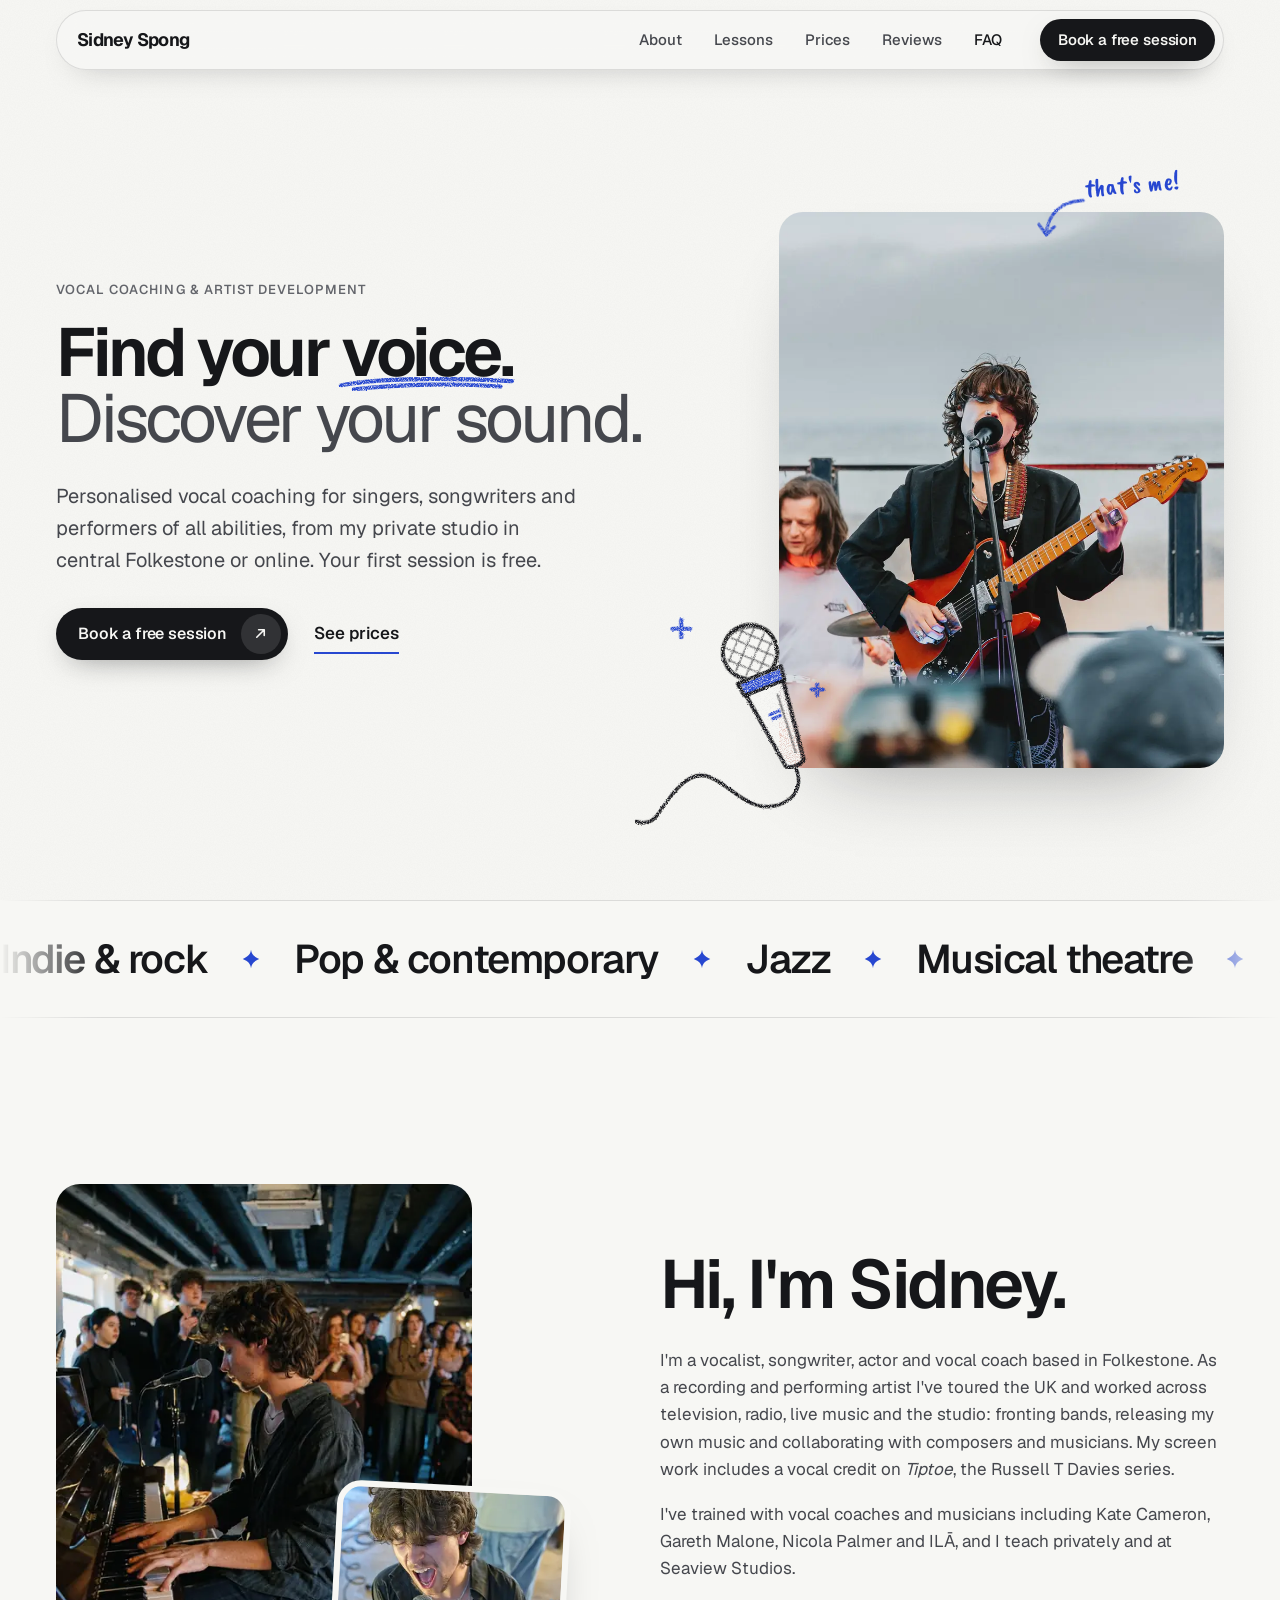
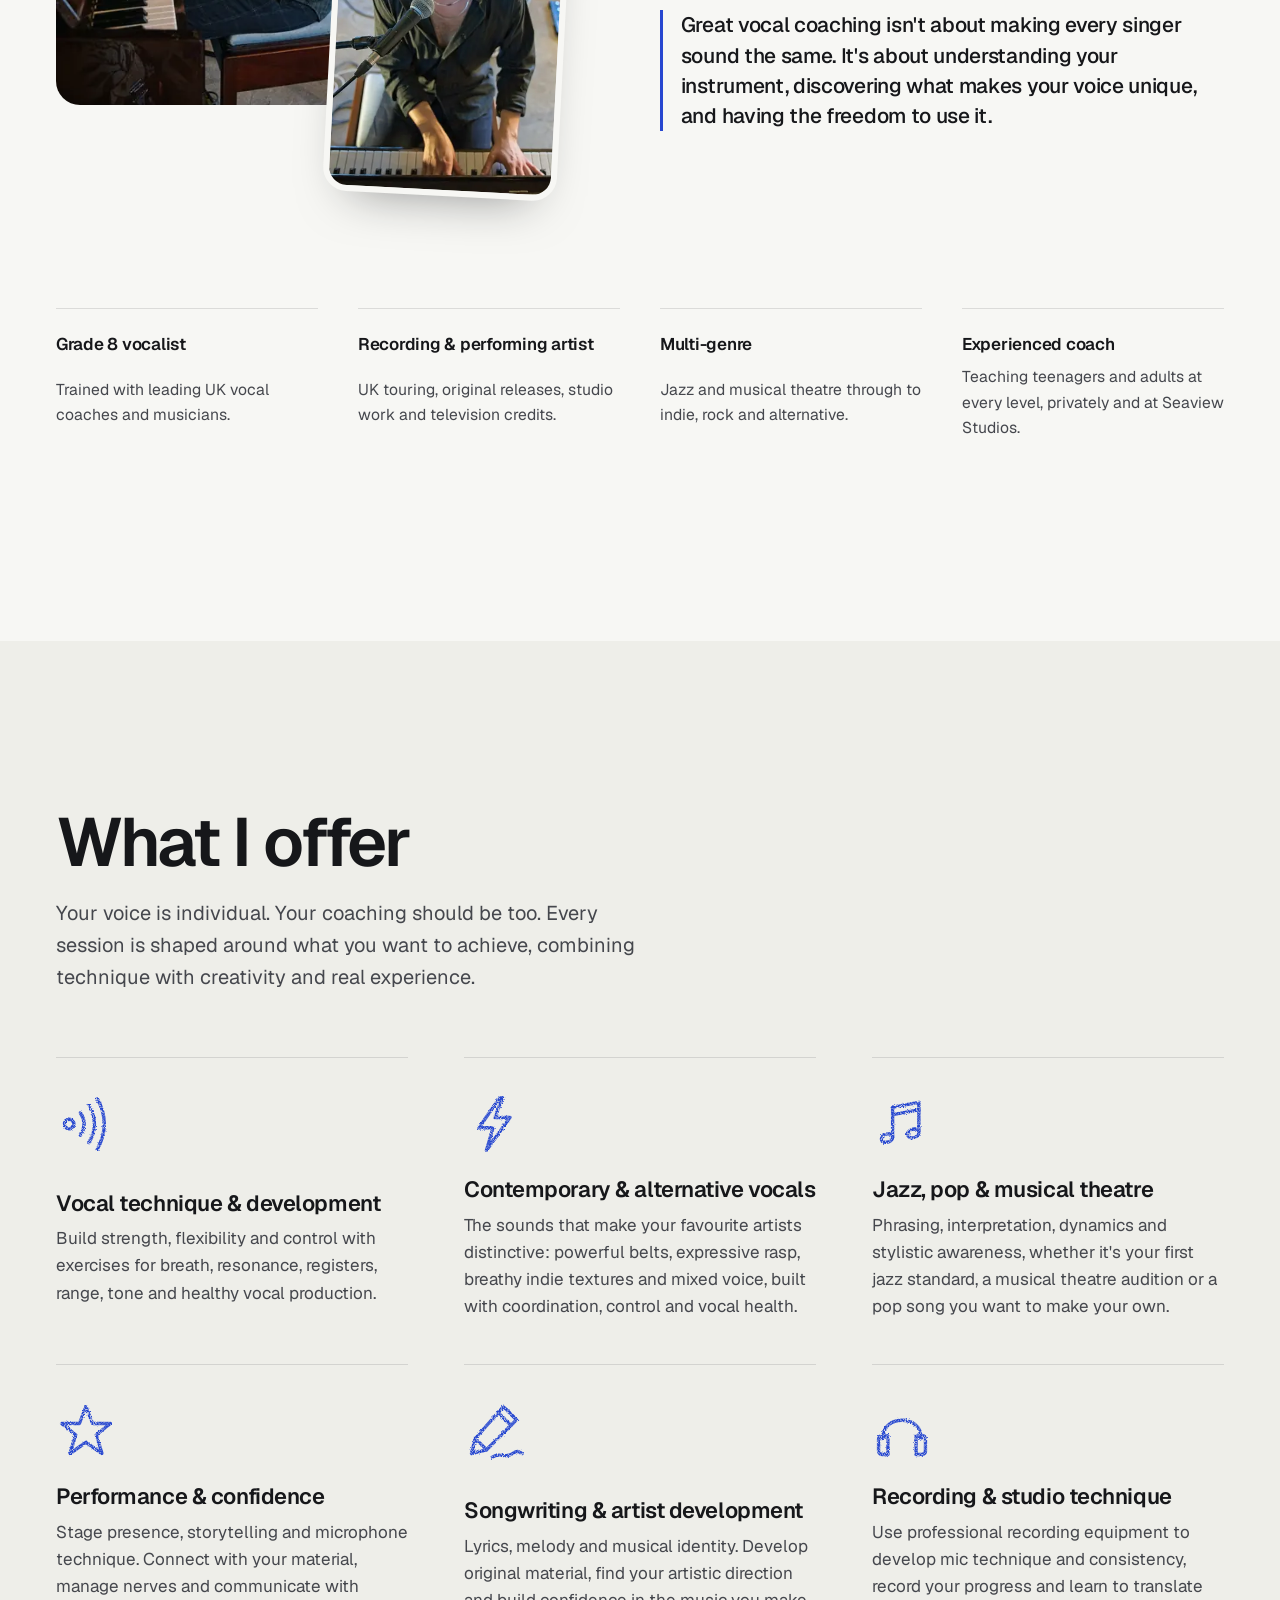
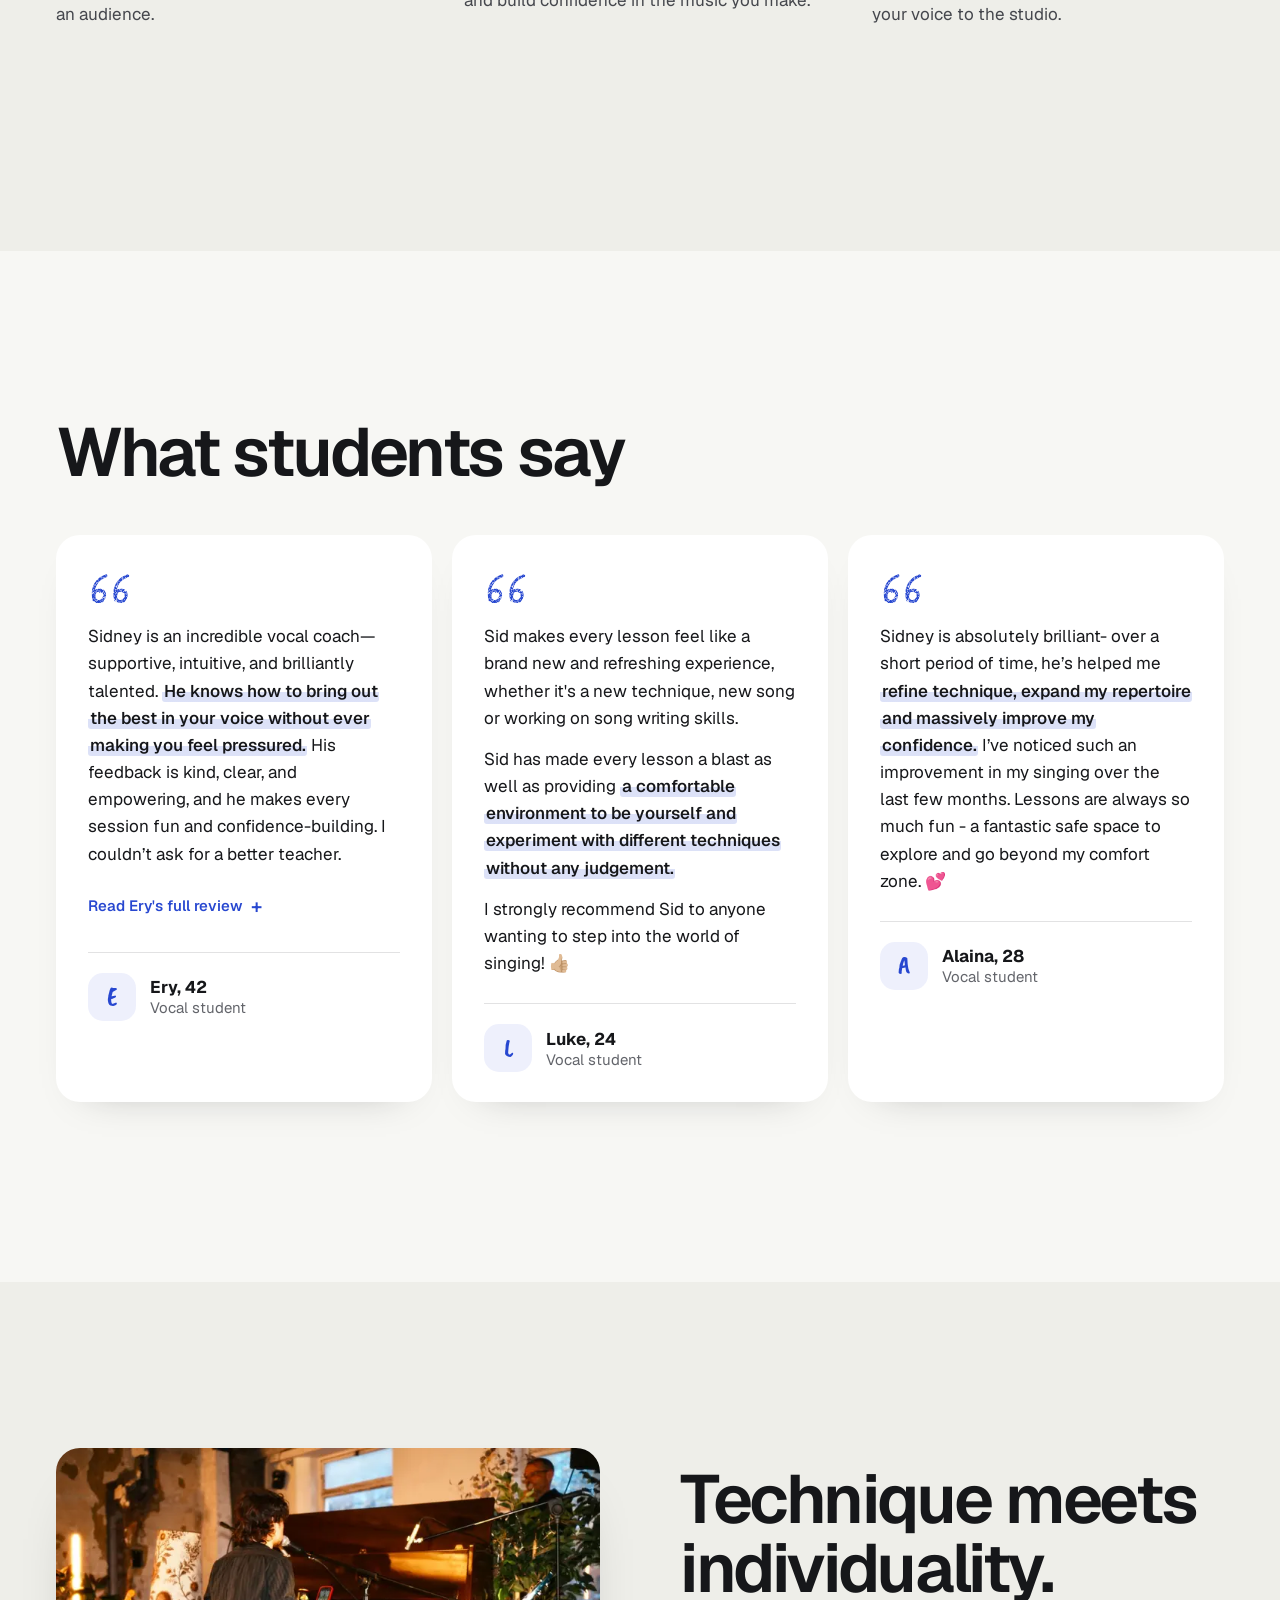
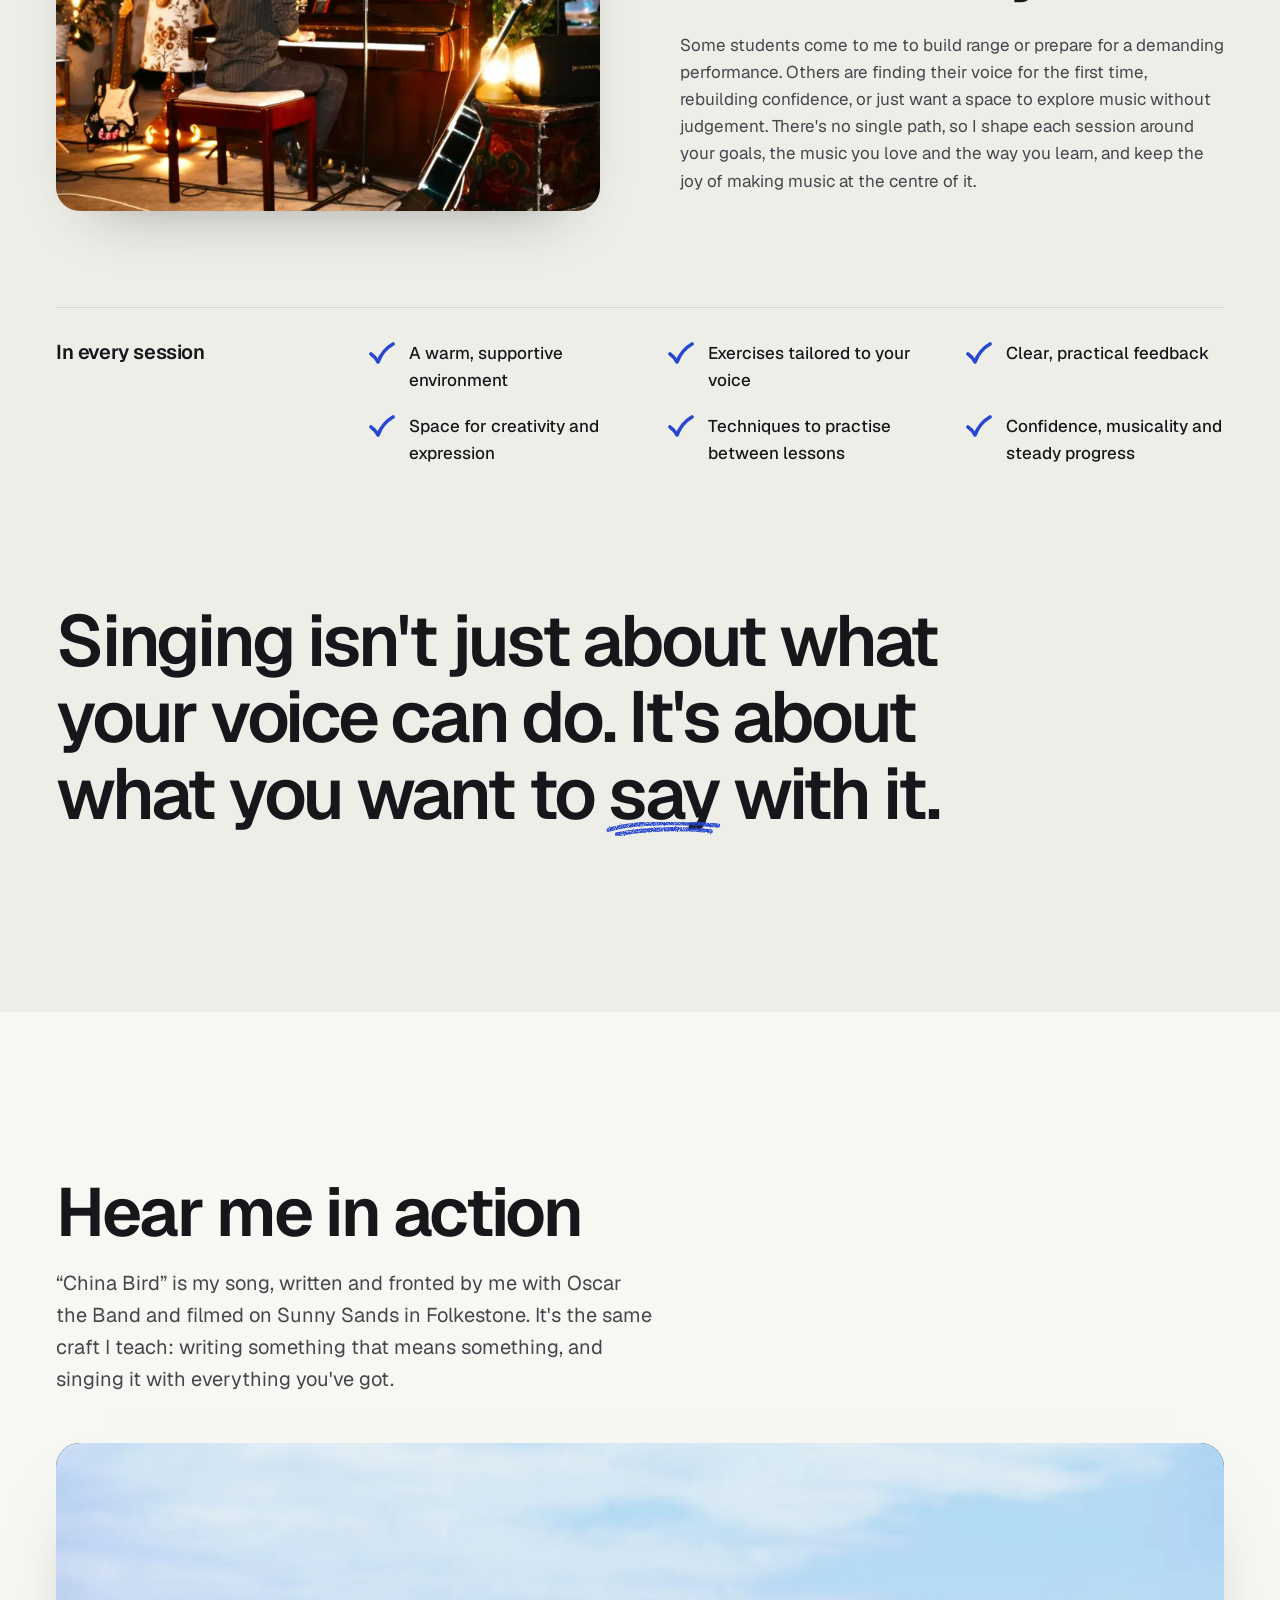
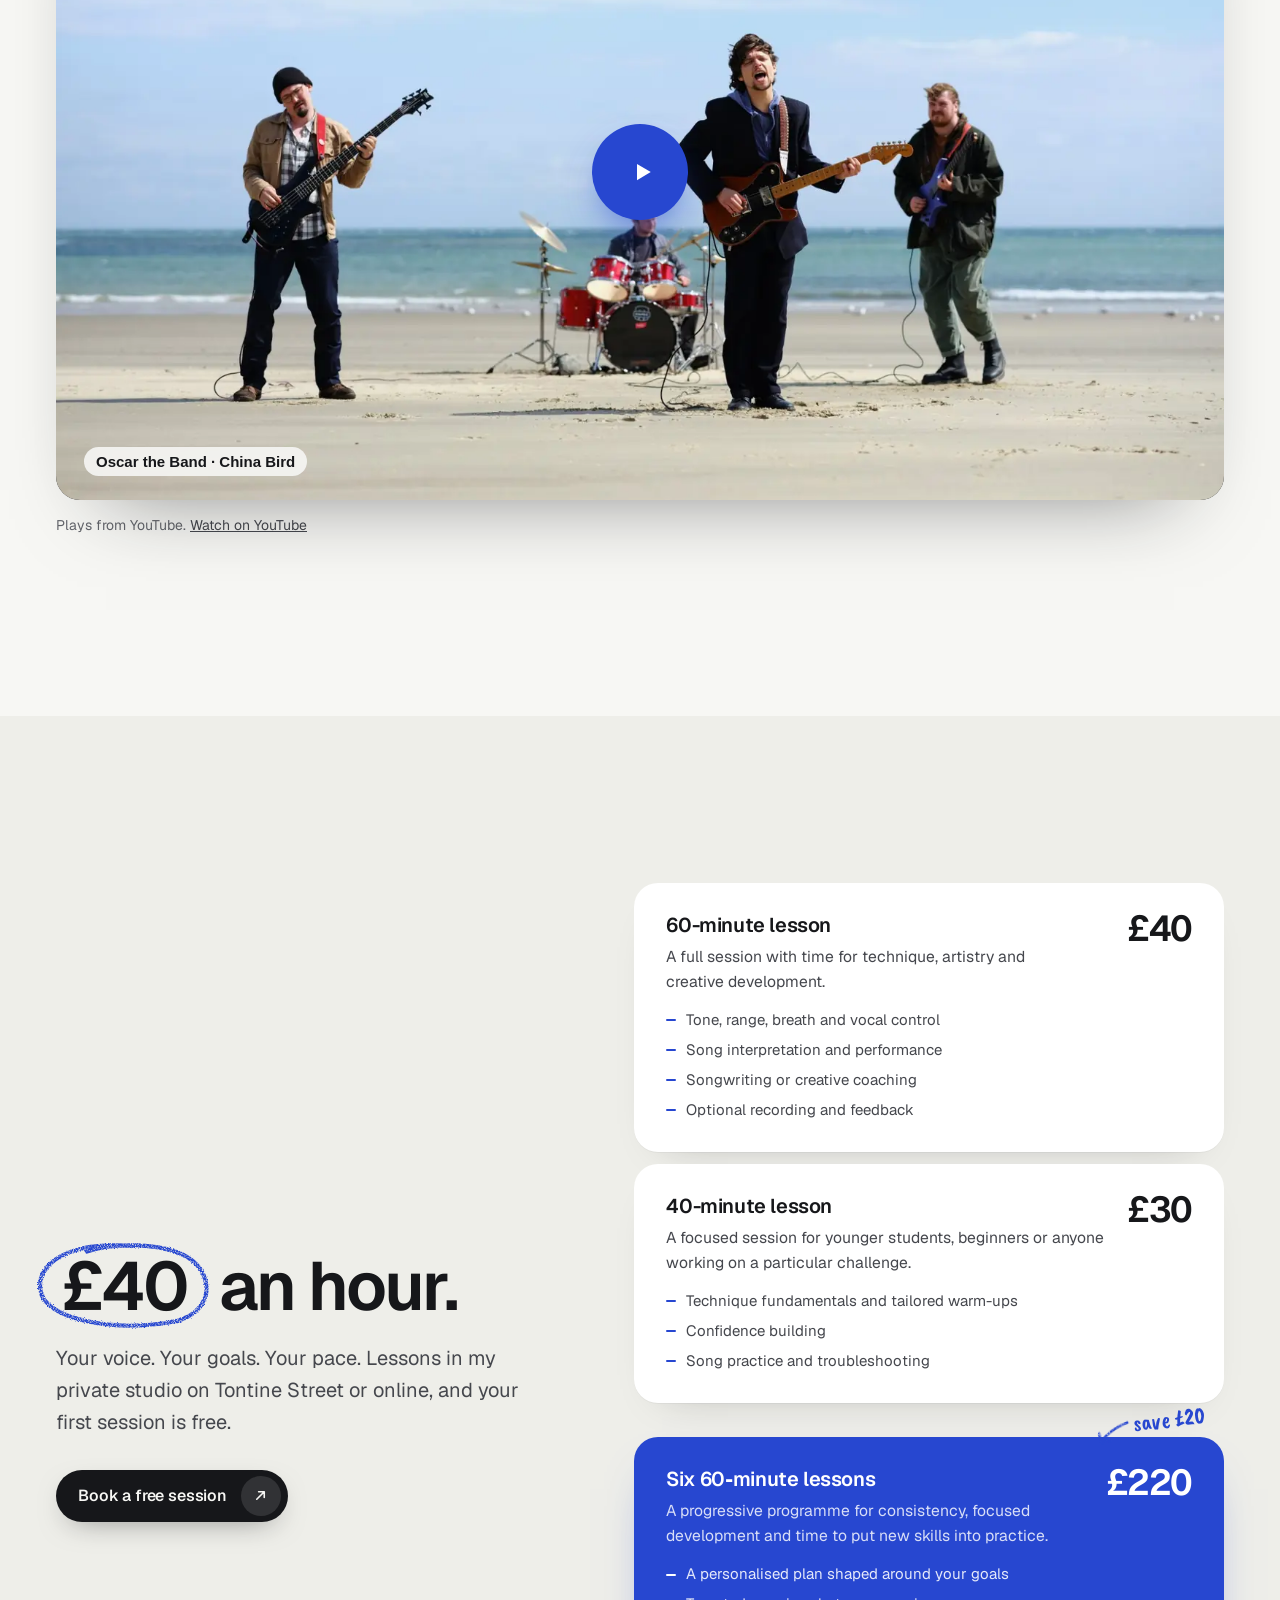
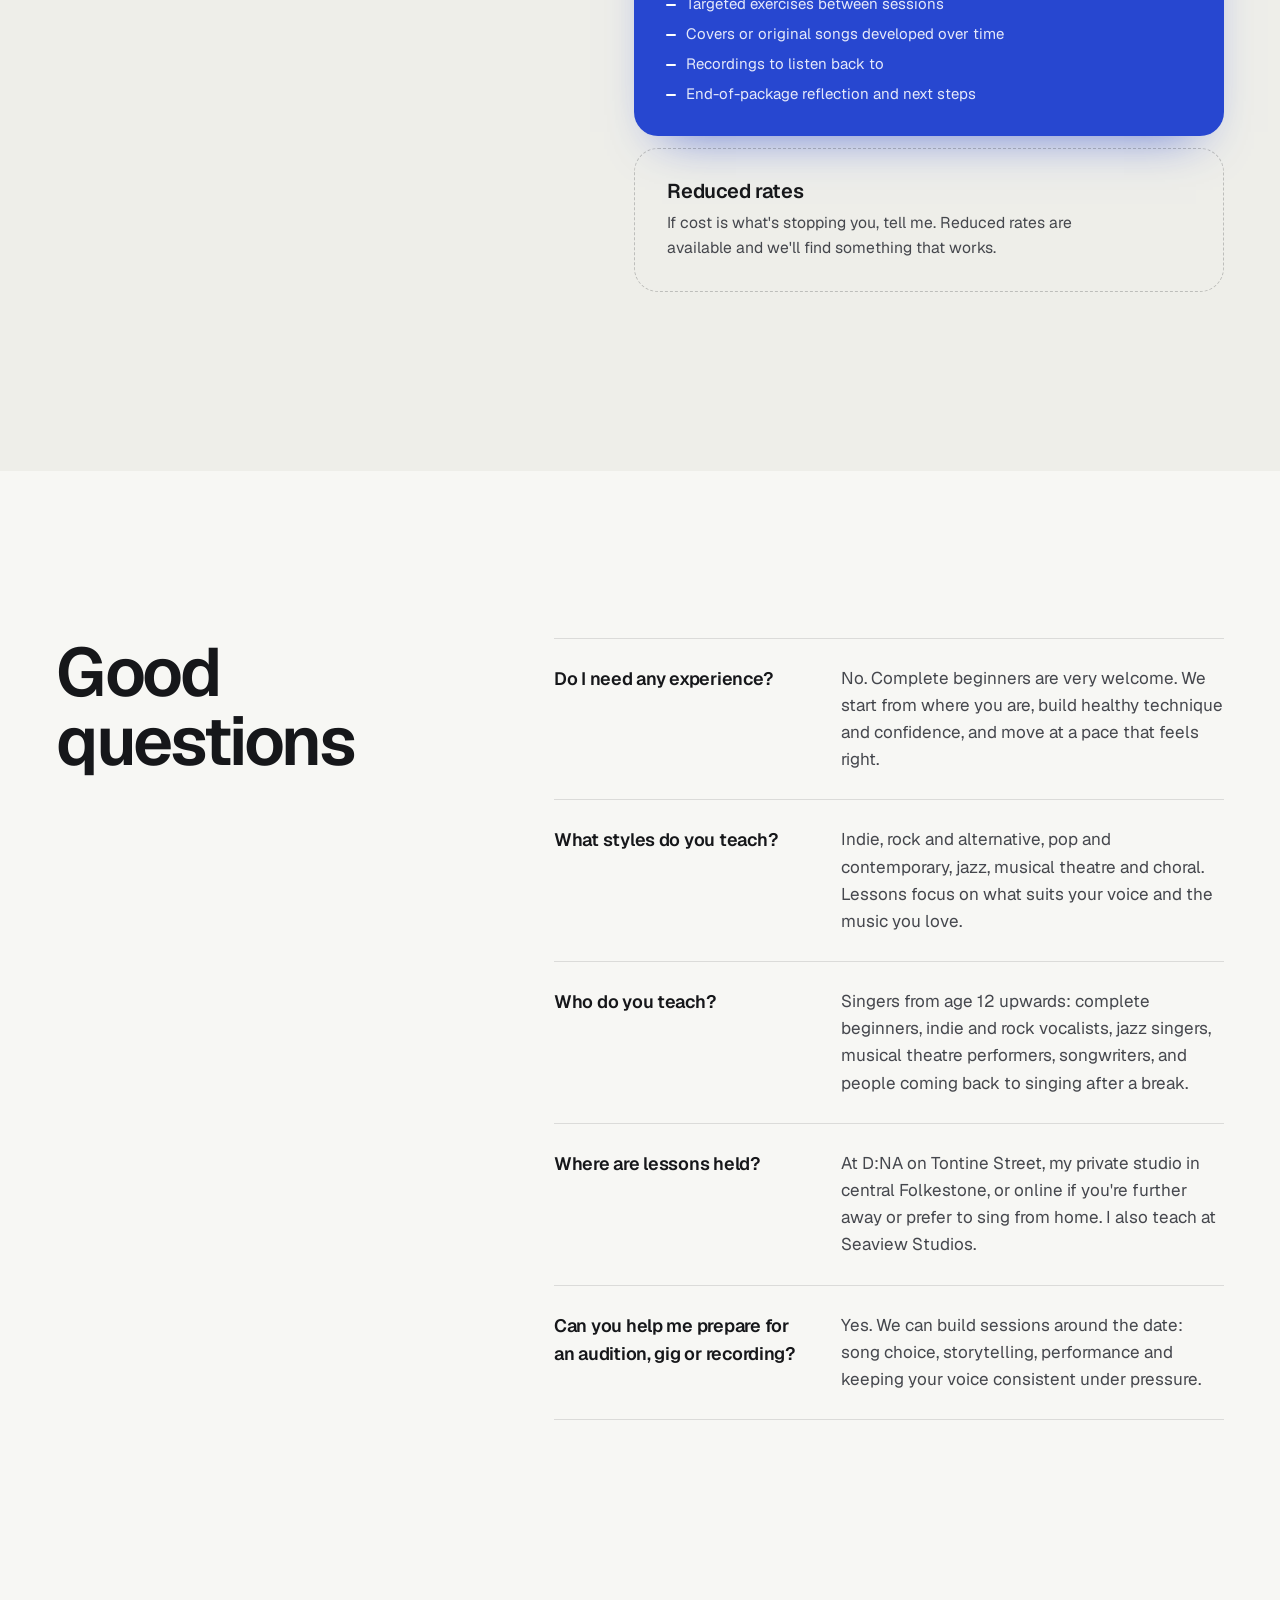
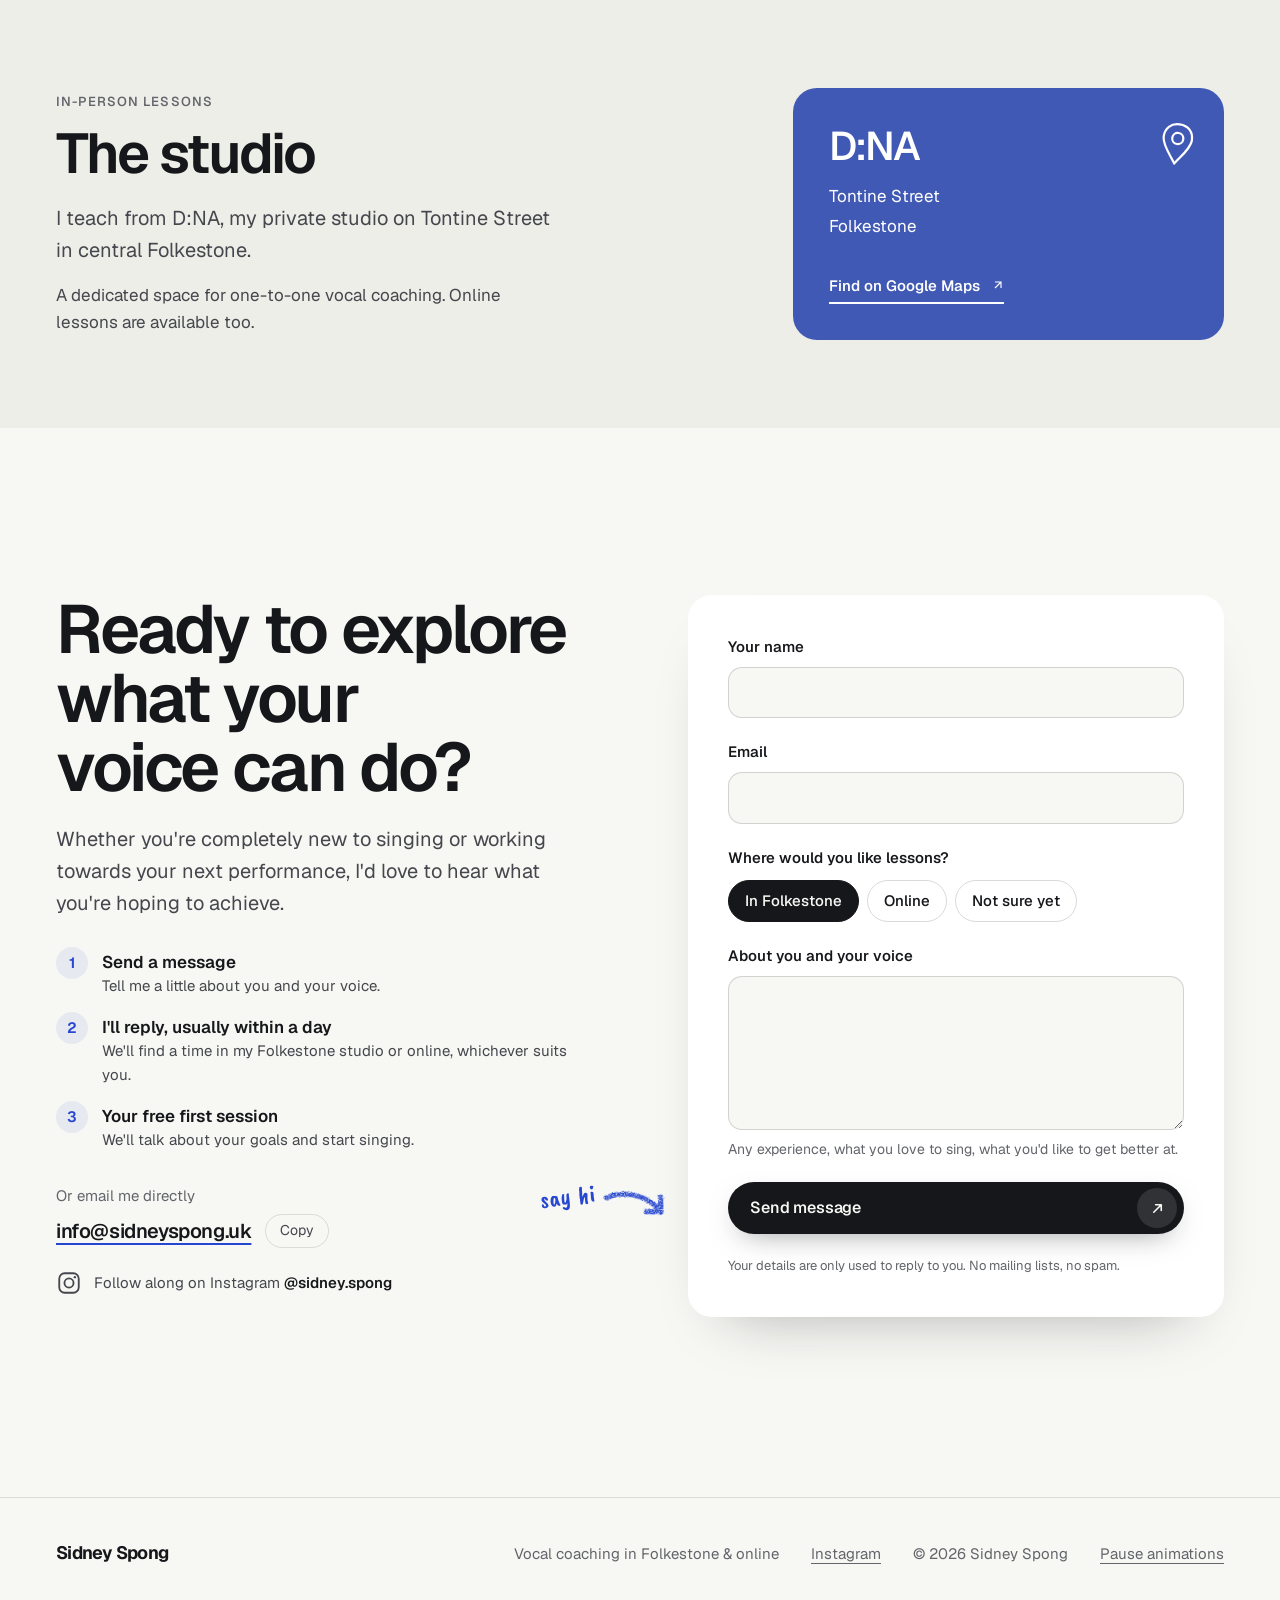
<file: index.html>
<!DOCTYPE html>
<html lang="en-GB">
<head>
  <meta charset="UTF-8" />
  <meta name="viewport" content="width=device-width, initial-scale=1, viewport-fit=cover" />
  <title>Sidney Spong · Vocal Coaching in Folkestone &amp; Online</title>
  <meta name="description" content="Personalised vocal coaching in Folkestone and online with Sidney Spong: technique, contemporary and alternative vocals, jazz, musical theatre, performance, songwriting and recording, for all abilities." />
  <meta name="theme-color" content="#f7f7f4" />
  <link rel="canonical" href="https://sidneyspong.uk/" />

  <meta property="og:type" content="website" />
  <meta property="og:url" content="https://sidneyspong.uk/" />
  <meta property="og:title" content="Sidney Spong · Vocal Coaching in Folkestone &amp; Online" />
  <meta property="og:description" content="Personalised vocal coaching for singers, songwriters and performers of all abilities, in Folkestone and online." />
  <meta property="og:image" content="https://sidneyspong.uk/assets/images/og-image.jpg" />
  <meta property="og:image:width" content="1200" />
  <meta property="og:image:height" content="630" />
  <meta name="twitter:card" content="summary_large_image" />

  <link rel="icon" href="assets/images/favicon.svg" type="image/svg+xml" />
  <link rel="preload" href="assets/fonts/geist-latin.woff2" as="font" type="font/woff2" crossorigin />
  <link rel="stylesheet" href="assets/css/site.css?v=10" />

  <script type="application/ld+json">
  {
    "@context": "https://schema.org",
    "@type": "LocalBusiness",
    "name": "Sidney Spong Vocal Coaching",
    "url": "https://sidneyspong.uk/",
    "email": "info@sidneyspong.uk",
    "image": "https://sidneyspong.uk/assets/images/og-image.jpg",
    "address": { "@type": "PostalAddress", "addressLocality": "Folkestone", "addressCountry": "GB" },
    "priceRange": "£30–£220",
    "sameAs": ["https://www.instagram.com/sidney.spong/"]
  }
  </script>
</head>
<body>
  <a class="skip-link" href="#main">Skip to content</a>

  <!-- Shared crayon texture. It "boils" (re-seeds a few times a second) for a hand-animated feel. -->
  <svg class="defs" width="0" height="0" aria-hidden="true" focusable="false">
    <defs>
      <filter id="crayon-boil" x="-10%" y="-10%" width="120%" height="120%">
        <feTurbulence type="fractalNoise" baseFrequency="0.9" numOctaves="2" seed="1" result="noise">
          <animate attributeName="seed" values="1;7;13" dur="0.5s" calcMode="discrete" repeatCount="indefinite" />
        </feTurbulence>
        <feDisplacementMap in="SourceGraphic" in2="noise" scale="3" xChannelSelector="R" yChannelSelector="G" result="wobble" />
        <feColorMatrix in="noise" type="matrix" values="0 0 0 0 0  0 0 0 0 0  0 0 0 0 0  0 0 0 -2.4 2.05" result="grain" />
        <feComposite in="wobble" in2="grain" operator="in" />
      </filter>
    </defs>
  </svg>

  <!-- ================= HEADER ================= -->
  <header class="site-header" data-header>
    <div class="nav-shell">
      <a href="#top" class="wordmark" translate="no" aria-label="Sidney Spong, back to top">Sidney Spong</a>
      <nav class="nav-links" aria-label="Primary">
        <a href="#about">About</a>
        <a href="#lessons">Lessons</a>
        <a href="#prices">Prices</a>
        <a href="#reviews">Reviews</a>
        <a href="#faq">FAQ</a>
      </nav>
      <a href="#contact" class="btn btn-ink btn-sm nav-cta">Book a free session</a>
      <button class="menu-toggle" type="button" aria-expanded="false" aria-controls="mobile-menu">
        <span class="sr-only">Menu</span>
        <span class="menu-bar" aria-hidden="true"></span>
        <span class="menu-bar" aria-hidden="true"></span>
      </button>
    </div>
    <div class="mobile-menu" id="mobile-menu" hidden>
      <nav aria-label="Mobile">
        <a href="#about">About</a>
        <a href="#lessons">Lessons</a>
        <a href="#prices">Prices</a>
        <a href="#reviews">Reviews</a>
        <a href="#faq">FAQ</a>
        <a href="#contact" class="mobile-menu-cta">Book a free session</a>
      </nav>
    </div>
  </header>

  <main id="main">
    <!-- ================= HERO ================= -->
    <section class="hero" id="top">
      <div class="container hero-grid">
        <div class="hero-copy">
          <p class="eyebrow" data-reveal>Vocal coaching &amp; artist development</p>
          <h1 class="hero-title">
            <span class="line" data-reveal>Find your
              <span class="scribbled">voice.
                <svg class="scribble scribble-underline" viewBox="0 0 220 30" preserveAspectRatio="none" aria-hidden="true">
                  <g filter="url(#crayon-boil)">
                    <path pathLength="1" d="M4 18 C 50 8, 120 6, 214 12" />
                    <path pathLength="1" d="M20 24 C 80 16, 150 15, 200 20" />
                  </g>
                </svg>
              </span>
            </span>
            <span class="line line-soft" data-reveal>Discover your sound.</span>
          </h1>
          <p class="hero-sub" data-reveal>
            Personalised vocal coaching for singers, songwriters and performers of all abilities, from my private studio in central Folkestone or online. Your first session is free.
          </p>
          <div class="hero-ctas" data-reveal>
            <a href="#contact" class="btn btn-ink">
              Book a free session
              <span class="btn-icon" aria-hidden="true">
                <svg viewBox="0 0 16 16"><path d="M4 12 12 4M6 4h6v6" /></svg>
              </span>
            </a>
            <a href="#prices" class="text-link">See prices</a>
          </div>
        </div>

        <div class="hero-visual">
          <p class="hand-note hero-note" aria-hidden="true">
            that's me!
            <svg class="scribble scribble-arrow" viewBox="0 0 90 70">
              <g filter="url(#crayon-boil)">
                <path pathLength="1" d="M8 8 C 40 6, 66 22, 72 56" />
                <path pathLength="1" d="M58 46 L 72 58 L 82 40" />
              </g>
            </svg>
          </p>
          <figure class="hero-photo">
            <img
              src="assets/images/photos/rooftop-portrait-1280.webp"
              srcset="assets/images/photos/rooftop-portrait-720.webp 481w, assets/images/photos/rooftop-portrait-1280.webp 855w"
              sizes="(min-width: 960px) 44vw, 100vw"
              width="855" height="1280"
              alt="Sidney singing and playing a red electric guitar at a rooftop gig by the sea"
              fetchpriority="high" />
          </figure>

          <!-- Animated crayon microphone -->
          <svg class="mic" viewBox="0 -20 240 320" role="img" aria-label="Hand-drawn microphone">
            <defs>
              <clipPath id="mic-head-clip"><circle cx="0" cy="0" r="30" /></clipPath>
            </defs>
            <g filter="url(#crayon-boil)">
              <g class="mic-waves" fill="none" stroke-linecap="round">
                <path class="wave w1" d="M143.5 29.8 A52 52 0 0 1 180.2 66.5" />
                <path class="wave w2" d="M147.6 14.3 A68 68 0 0 1 195.7 62.4" />
                <path class="wave w3" d="M151.7 -1.1 A84 84 0 0 1 211.1 58.3" />
              </g>
              <path class="mic-cable" pathLength="1" d="M187 224 C 204 262, 160 286, 126 266 S 74 218, 44 246 S 16 300, -12 292" />
              <g class="mic-body-wrap">
                <g transform="translate(130 80) rotate(-22)">
                  <path class="mic-line mic-fill" d="M-34 0 a34 34 0 1 0 68 0 a34 34 0 1 0 -68 0" />
                  <g clip-path="url(#mic-head-clip)" class="mic-hatch">
                    <path d="M-40 -30 L 30 40 M-40 -12 L 12 40 M-40 6 L -6 40 M-30 -40 L 40 30 M-12 -40 L 40 12 M6 -40 L 40 -6" />
                    <path d="M40 -30 L -30 40 M40 -12 L -12 40 M40 6 L 6 40 M30 -40 L -40 30 M12 -40 L -40 12 M-6 -40 L -40 -6" />
                  </g>
                  <path class="mic-line thin" d="M-30 -14 C -22 -37, 25 -38, 33 -5 C 39 22, 10 37, -11 34" />
                  <path class="mic-line mic-fill" d="M-25 48 L -12 150 Q 0 157 12 150 L 25 48 Z" />
                  <path class="mic-line thin" d="M12 62 L 6 138" />
                  <path class="mic-band" d="M-6 82 L 6 82 M-5 88 L 5 88" />
                  <path class="mic-line mic-fill" d="M-29 31 L 29 31 L 27 48 L -27 48 Z" />
                  <path class="mic-band" d="M-24 35.5 L 24 36 M-24 40 L 24 40 M-23 44 L 23 44.5" />
                </g>
              </g>
              <g class="mic-sparkles" fill="none" stroke-linecap="round">
                <path class="spark s1" d="M44 40 L 44 62 M33 51 L 55 51" />
                <path class="spark s2" d="M214 120 L 214 134 M207 127 L 221 127" />
              </g>
            </g>
          </svg>
        </div>
      </div>
    </section>

    <!-- ================= MARQUEE ================= -->
    <div class="marquee">
      <div class="marquee-track">
        <ul class="marquee-list">
          <li>Indie &amp; rock</li><li>Pop &amp; contemporary</li><li>Jazz</li><li>Musical theatre</li><li>Alternative</li><li>Songwriting</li><li>Recording</li>
        </ul>
        <ul class="marquee-list" aria-hidden="true">
          <li>Indie &amp; rock</li><li>Pop &amp; contemporary</li><li>Jazz</li><li>Musical theatre</li><li>Alternative</li><li>Songwriting</li><li>Recording</li>
        </ul>
      </div>
    </div>

    <!-- ================= ABOUT ================= -->
    <section class="section about" id="about">
      <div class="container about-grid">
        <div class="about-photos" data-reveal>
          <figure class="photo photo-main parallax">
            <img src="assets/images/photos/piano-crowd-720.webp"
                 srcset="assets/images/photos/piano-crowd-720.webp 479w, assets/images/photos/piano-crowd-1280.webp 852w"
                 sizes="(min-width: 960px) 34vw, 78vw" width="852" height="1280" loading="lazy" decoding="async"
                 alt="Sidney playing piano to a packed room" />
          </figure>
          <figure class="photo photo-inset">
            <img src="assets/images/photos/piano-shout-720.webp" width="720" height="479" loading="lazy" decoding="async"
                 alt="Sidney belting at the keyboard" />
          </figure>
        </div>

        <div class="about-copy">
          <h2 data-reveal>Hi, I'm Sidney.</h2>
          <div class="prose" data-reveal>
            <p>I'm a vocalist, songwriter, actor and vocal coach based in Folkestone. As a recording and performing artist I've toured the UK and worked across television, radio, live music and the studio: fronting bands, releasing my own music and collaborating with composers and musicians. My screen work includes a vocal credit on <em>Tiptoe</em>, the Russell T Davies series.</p>
            <p>I've trained with vocal coaches and musicians including Kate Cameron, Gareth Malone, Nicola Palmer and ILĀ, and I teach privately and at Seaview Studios.</p>
          </div>
          <p class="about-belief" data-reveal>Great vocal coaching isn't about making every singer sound the same. It's about understanding your instrument, discovering what makes your voice unique, and having the freedom to use it.</p>
        </div>
      </div>

      <div class="container">
        <ul class="creds">
          <li data-reveal><strong>Grade 8 vocalist</strong><span>Trained with leading UK vocal coaches and musicians.</span></li>
          <li data-reveal><strong>Recording &amp; performing artist</strong><span>UK touring, original releases, studio work and television credits.</span></li>
          <li data-reveal><strong>Multi-genre</strong><span>Jazz and musical theatre through to indie, rock and alternative.</span></li>
          <li data-reveal><strong>Experienced coach</strong><span>Teaching teenagers and adults at every level, privately and at Seaview Studios.</span></li>
        </ul>
      </div>
    </section>

    <!-- ================= WHAT I OFFER ================= -->
    <section class="section lessons" id="lessons">
      <div class="container">
        <div class="lessons-head">
          <h2 data-reveal>What I offer</h2>
          <p class="lede" data-reveal>Your voice is individual. Your coaching should be too. Every session is shaped around what you want to achieve, combining technique with creativity and real experience.</p>
        </div>
        <ul class="offer-grid">
          <li data-reveal>
            <svg class="scribble offer-icon" viewBox="0 0 64 64" aria-hidden="true"><g filter="url(#crayon-boil)"><path pathLength="1" d="M9 32 a5 5 0 1 0 10 0 a5 5 0 1 0 -10 0" /><path pathLength="1" d="M26 20 Q 34 32 26 44" /><path pathLength="1" d="M35 12 Q 47 32 35 52" /><path pathLength="1" d="M44 5 Q 59 32 44 59" /></g></svg>
            <div>
              <h3>Vocal technique &amp; development</h3>
              <p>Build strength, flexibility and control with exercises for breath, resonance, registers, range, tone and healthy vocal production.</p>
            </div>
          </li>
          <li data-reveal>
            <svg class="scribble offer-icon" viewBox="0 0 64 64" aria-hidden="true"><g filter="url(#crayon-boil)"><path pathLength="1" d="M38 4 L 16 36 L 31 36 L 24 60 L 49 25 L 33 25 L 41 4 Z" /></g></svg>
            <div>
              <h3>Contemporary &amp; alternative vocals</h3>
              <p>The sounds that make your favourite artists distinctive: powerful belts, expressive rasp, breathy indie textures and mixed voice, built with coordination, control and vocal health.</p>
            </div>
          </li>
          <li data-reveal>
            <svg class="scribble offer-icon" viewBox="0 0 64 64" aria-hidden="true"><g filter="url(#crayon-boil)"><path pathLength="1" d="M22 46 L 22 14 L 50 9 L 50 41" /><path pathLength="1" d="M22 22 L 50 17" /><path pathLength="1" d="M10 48 C 10 42, 22 40, 22 46 C 22 52, 10 54, 10 48 Z" /><path pathLength="1" d="M38 43 C 38 37, 50 35, 50 41 C 50 47, 38 49, 38 43 Z" /></g></svg>
            <div>
              <h3>Jazz, pop &amp; musical theatre</h3>
              <p>Phrasing, interpretation, dynamics and stylistic awareness, whether it's your first jazz standard, a musical theatre audition or a pop song you want to make your own.</p>
            </div>
          </li>
          <li data-reveal>
            <svg class="scribble offer-icon" viewBox="0 0 64 64" aria-hidden="true"><g filter="url(#crayon-boil)"><path pathLength="1" d="M32 6 L 39 24 L 58 24 L 43 36 L 49 56 L 32 44 L 15 56 L 21 36 L 6 24 L 25 24 Z" /></g></svg>
            <div>
              <h3>Performance &amp; confidence</h3>
              <p>Stage presence, storytelling and microphone technique. Connect with your material, manage nerves and communicate with an audience.</p>
            </div>
          </li>
          <li data-reveal>
            <svg class="scribble offer-icon" viewBox="0 0 64 64" aria-hidden="true"><g filter="url(#crayon-boil)"><path pathLength="1" d="M42 6 L 56 20 L 24 52 L 8 56 L 12 40 Z" /><path pathLength="1" d="M36 12 L 50 26" /><path pathLength="1" d="M12 40 L 24 52" /><path pathLength="1" d="M30 60 C 38 54, 44 62, 52 56 S 60 58, 62 56" /></g></svg>
            <div>
              <h3>Songwriting &amp; artist development</h3>
              <p>Lyrics, melody and musical identity. Develop original material, find your artistic direction and build confidence in the music you make.</p>
            </div>
          </li>
          <li data-reveal>
            <svg class="scribble offer-icon" viewBox="0 0 64 64" aria-hidden="true"><g filter="url(#crayon-boil)"><path pathLength="1" d="M12 40 C 10 14, 54 14, 52 40" /><path pathLength="1" d="M7 41 Q 7 37 11 37 L 17 37 L 17 57 L 11 57 Q 7 57 7 53 Z" /><path pathLength="1" d="M57 41 Q 57 37 53 37 L 47 37 L 47 57 L 53 57 Q 57 57 57 53 Z" /></g></svg>
            <div>
              <h3>Recording &amp; studio technique</h3>
              <p>Use professional recording equipment to develop mic technique and consistency, record your progress and learn to translate your voice to the studio.</p>
            </div>
          </li>
        </ul>
      </div>
    </section>

    <!-- ================= REVIEWS ================= -->
    <section class="section reviews" id="reviews">
      <div class="container">
        <h2 data-reveal>What students say</h2>
        <!-- Students' own words. To add one, copy a <figure class="review"> block. -->
        <div class="review-wall">
          <figure class="review" data-reveal>
            <svg class="scribble quote-mark" viewBox="0 0 80 60" aria-hidden="true">
              <g filter="url(#crayon-boil)"><path d="M30 8 C 12 14, 6 30, 10 48 M24 34 C 18 30, 10 32, 10 42 C 10 52, 22 54, 26 46 C 30 38, 26 32, 20 32" /><path d="M66 8 C 48 14, 42 30, 46 48 M60 34 C 54 30, 46 32, 46 42 C 46 52, 58 54, 62 46 C 66 38, 62 32, 56 32" /></g>
            </svg>
            <blockquote>
              <p>Sidney is an incredible vocal coach—supportive, intuitive, and brilliantly talented. <mark>He knows how to bring out the best in your voice without ever making you feel pressured.</mark> His feedback is kind, clear, and empowering, and he makes every session fun and confidence-building. I couldn’t ask for a better teacher.</p>
            </blockquote>
            <details class="review-more">
              <summary>Read Ery's full review</summary>
              <div class="review-more-body">
                <p>Working with Sidney as my vocal coach has been an absolute joy. Not only is he a phenomenal singer with a brilliant ear for music, but he also brings a deep sense of understanding, empathy, and fun to every session. His musicianship is outstanding, but what really sets him apart is the way he tailors his teaching to each individual.</p>
                <p>Sidney creates a safe, encouraging space where you're never pressured but always supported. He listens carefully to your voice, helps you discover what works for you, and celebrates your progress every step of the way. His positive reinforcement is genuinely uplifting, and when there’s something to improve, he approaches it with kindness and clarity: ‘This is what we’ll work on, and we’ll get there together.’</p>
                <p>He’s helped me not only with technique—like pitch matching, vocal closure, and blending head and chest voice—but also with performance confidence and ear training. He breaks things down in a way that’s easy to understand and makes you feel capable, not self-conscious.</p>
                <p>Sidney is not just a gifted vocalist and teacher—he’s also great fun to be around. I’m so glad I found him. I look forward to continuing our work together and can’t wait to make my debut performance with his guidance behind me.</p>
              </div>
            </details>
            <figcaption>
              <span class="avatar" aria-hidden="true">E</span>
              <span><strong>Ery, 42</strong><span>Vocal student</span></span>
            </figcaption>
          </figure>

          <figure class="review" data-reveal>
            <svg class="scribble quote-mark" viewBox="0 0 80 60" aria-hidden="true">
              <g filter="url(#crayon-boil)"><path d="M30 8 C 12 14, 6 30, 10 48 M24 34 C 18 30, 10 32, 10 42 C 10 52, 22 54, 26 46 C 30 38, 26 32, 20 32" /><path d="M66 8 C 48 14, 42 30, 46 48 M60 34 C 54 30, 46 32, 46 42 C 46 52, 58 54, 62 46 C 66 38, 62 32, 56 32" /></g>
            </svg>
            <blockquote>
              <p>Sid makes every lesson feel like a brand new and refreshing experience, whether it's a new technique, new song or working on song writing skills.</p>
              <p>Sid has made every lesson a blast as well as providing <mark>a comfortable environment to be yourself and experiment with different techniques without any judgement.</mark></p>
              <p>I strongly recommend Sid to anyone wanting to step into the world of singing! 👍🏼</p>
            </blockquote>
            <figcaption>
              <span class="avatar" aria-hidden="true">L</span>
              <span><strong>Luke, 24</strong><span>Vocal student</span></span>
            </figcaption>
          </figure>

          <figure class="review" data-reveal>
            <svg class="scribble quote-mark" viewBox="0 0 80 60" aria-hidden="true">
              <g filter="url(#crayon-boil)"><path d="M30 8 C 12 14, 6 30, 10 48 M24 34 C 18 30, 10 32, 10 42 C 10 52, 22 54, 26 46 C 30 38, 26 32, 20 32" /><path d="M66 8 C 48 14, 42 30, 46 48 M60 34 C 54 30, 46 32, 46 42 C 46 52, 58 54, 62 46 C 66 38, 62 32, 56 32" /></g>
            </svg>
            <blockquote>
              <p>Sidney is absolutely brilliant- over a short period of time, he’s helped me <mark>refine technique, expand my repertoire and massively improve my confidence.</mark> I’ve noticed such an improvement in my singing over the last few months. Lessons are always so much fun - a fantastic safe space to explore and go beyond my comfort zone. 💕</p>
            </blockquote>
            <figcaption>
              <span class="avatar" aria-hidden="true">A</span>
              <span><strong>Alaina, 28</strong><span>Vocal student</span></span>
            </figcaption>
          </figure>
        </div>
      </div>
    </section>

    <!-- ================= HOW I TEACH ================= -->
    <section class="section teach" id="approach">
      <div class="container">
        <div class="teach-grid">
          <div class="teach-copy">
            <h2 data-reveal>Technique meets individuality.</h2>
            <div class="prose" data-reveal>
              <p>Some students come to me to build range or prepare for a demanding performance. Others are finding their voice for the first time, rebuilding confidence, or just want a space to explore music without judgement. There's no single path, so I shape each session around your goals, the music you love and the way you learn, and keep the joy of making music at the centre of it.</p>
            </div>
          </div>
          <figure class="photo teach-photo parallax" data-reveal>
            <img src="assets/images/photos/piano-back-720.webp"
                 srcset="assets/images/photos/piano-back-720.webp 720w, assets/images/photos/piano-back-1280.webp 1280w"
                 sizes="(min-width: 960px) 46vw, 100vw" width="1280" height="853" loading="lazy" decoding="async"
                 alt="Sidney singing at an upright piano in a candlelit room" />
          </figure>
        </div>

        <div class="teach-expect" data-reveal>
          <h3>In every session</h3>
          <ul class="ticks">
            <li>A warm, supportive environment</li>
            <li>Exercises tailored to your voice</li>
            <li>Clear, practical feedback</li>
            <li>Space for creativity and expression</li>
            <li>Techniques to practise between lessons</li>
            <li>Confidence, musicality and steady progress</li>
          </ul>
        </div>

        <p class="manifesto" data-reveal>
          Singing isn't just about what your voice can do. It's about what you want to
          <span class="scribbled">say
            <svg class="scribble scribble-underline" viewBox="0 0 220 30" preserveAspectRatio="none" aria-hidden="true">
              <g filter="url(#crayon-boil)">
                <path pathLength="1" d="M4 18 C 50 8, 120 6, 214 12" />
                <path pathLength="1" d="M20 24 C 80 16, 150 15, 200 20" />
              </g>
            </svg>
          </span> with it.
        </p>
      </div>
    </section>

    <!-- ================= WATCH ================= -->
    <section class="section watch" id="watch">
      <div class="container">
        <div class="watch-head">
          <h2 data-reveal>Hear me in action</h2>
          <p class="lede" data-reveal>&ldquo;China Bird&rdquo; is my song, written and fronted by me with Oscar the Band and filmed on Sunny Sands in Folkestone. It's the same craft I teach: writing something that means something, and singing it with everything you've got.</p>
        </div>
        <div class="video" data-video="8S89s0-R7yM" data-reveal>
          <button type="button" class="video-play" aria-label="Play the China Bird music video by Oscar the Band">
            <img src="assets/images/photos/beach-band-960.webp"
                 srcset="assets/images/photos/beach-band-960.webp 960w, assets/images/photos/beach-band-1600.webp 1600w"
                 sizes="(min-width: 1300px) 1240px, 100vw" width="1600" height="1200" loading="lazy" decoding="async" alt="" />
            <span class="video-badge" aria-hidden="true">
              <svg viewBox="0 0 24 24"><path d="M8 5.5v13l11-6.5z" /></svg>
            </span>
            <span class="video-caption" aria-hidden="true">Oscar the Band · China Bird</span>
          </button>
        </div>
        <p class="video-note" data-reveal>
          Plays from YouTube. <a href="https://www.youtube.com/watch?v=8S89s0-R7yM" target="_blank" rel="noopener">Watch on YouTube</a>
        </p>
      </div>
    </section>

    <!-- ================= PRICES ================= -->
    <section class="section prices" id="prices">
      <div class="container prices-grid">
        <div class="prices-head">
          <h2 data-reveal>
            <span class="scribbled circled">£40
              <svg class="scribble scribble-circle" viewBox="0 0 200 110" preserveAspectRatio="none" aria-hidden="true">
                <g filter="url(#crayon-boil)">
                  <path pathLength="1" d="M108 10 C 40 4, 6 30, 10 58 C 14 92, 90 104, 150 94 C 196 86, 200 42, 168 22 C 140 6, 90 6, 60 16" />
                </g>
              </svg>
            </span>
            an hour.
          </h2>
          <p class="lede" data-reveal>Your voice. Your goals. Your pace. Lessons in my private studio on Tontine Street or online, and your first session is free.</p>
          <a href="#contact" class="btn btn-ink prices-cta" data-reveal>
            Book a free session
            <span class="btn-icon" aria-hidden="true"><svg viewBox="0 0 16 16"><path d="M4 12 12 4M6 4h6v6" /></svg></span>
          </a>
        </div>

        <ul class="price-list" data-reveal>
          <li class="price-row">
            <div>
              <h3>60-minute lesson</h3>
              <p>A full session with time for technique, artistry and creative development.</p>
              <ul class="price-points">
                <li>Tone, range, breath and vocal control</li>
                <li>Song interpretation and performance</li>
                <li>Songwriting or creative coaching</li>
                <li>Optional recording and feedback</li>
              </ul>
            </div>
            <span class="price">£40</span>
          </li>
          <li class="price-row">
            <div>
              <h3>40-minute lesson</h3>
              <p>A focused session for younger students, beginners or anyone working on a particular challenge.</p>
              <ul class="price-points">
                <li>Technique fundamentals and tailored warm-ups</li>
                <li>Confidence building</li>
                <li>Song practice and troubleshooting</li>
              </ul>
            </div>
            <span class="price">£30</span>
          </li>
          <li class="price-row price-row-feature">
            <div>
              <h3>Six 60&#8209;minute lessons</h3>
              <p>A progressive programme for consistency, focused development and time to put new skills into practice.</p>
              <ul class="price-points">
                <li>A personalised plan shaped around your goals</li>
                <li>Targeted exercises between sessions</li>
                <li>Covers or original songs developed over time</li>
                <li>Recordings to listen back to</li>
                <li>End-of-package reflection and next steps</li>
              </ul>
            </div>
            <span class="price">£220</span>
            <span class="hand-note save-note">save £20
              <svg class="scribble scribble-arrow-small" viewBox="0 0 60 40" aria-hidden="true">
                <g filter="url(#crayon-boil)"><path pathLength="1" d="M54 6 C 40 10, 22 18, 10 32" /><path pathLength="1" d="M8 18 L 9 33 L 24 32" /></g>
              </svg>
            </span>
          </li>
          <li class="price-row price-row-note">
            <div>
              <h3>Reduced rates</h3>
              <p>If cost is what's stopping you, tell me. Reduced rates are available and we'll find something that works.</p>
            </div>
          </li>
        </ul>
      </div>
    </section>

    <!-- ================= FAQ ================= -->
    <section class="section faq" id="faq">
      <div class="container faq-grid">
        <h2 data-reveal>Good questions</h2>
        <dl class="faq-list">
          <div data-reveal>
            <dt>Do I need any experience?</dt>
            <dd>No. Complete beginners are very welcome. We start from where you are, build healthy technique and confidence, and move at a pace that feels right.</dd>
          </div>
          <div data-reveal>
            <dt>What styles do you teach?</dt>
            <dd>Indie, rock and alternative, pop and contemporary, jazz, musical theatre and choral. Lessons focus on what suits your voice and the music you love.</dd>
          </div>
          <div data-reveal>
            <dt>Who do you teach?</dt>
            <dd>Singers from age 12 upwards: complete beginners, indie and rock vocalists, jazz singers, musical theatre performers, songwriters, and people coming back to singing after a break.</dd>
          </div>
          <div data-reveal>
            <dt>Where are lessons held?</dt>
            <dd>At D:NA on Tontine Street, my private studio in central Folkestone, or online if you're further away or prefer to sing from home. I also teach at Seaview Studios.</dd>
          </div>
          <div data-reveal>
            <dt>Can you help me prepare for an audition, gig or recording?</dt>
            <dd>Yes. We can build sessions around the date: song choice, storytelling, performance and keeping your voice consistent under pressure.</dd>
          </div>
        </dl>
      </div>
    </section>

    <!-- ================= STUDIO ================= -->
    <section class="studio" id="studio" aria-labelledby="studio-heading">
      <div class="container">
        <div class="studio-grid">
          <div class="studio-copy">
            <p class="eyebrow">In-person lessons</p>
            <h2 id="studio-heading">The studio</h2>
            <p class="lede">I teach from D:NA, my private studio on Tontine Street in central Folkestone.</p>
            <p class="studio-detail">A dedicated space for one-to-one vocal coaching. Online lessons are available too.</p>
          </div>
          <div class="studio-address">
            <svg class="studio-pin" viewBox="0 0 48 60" fill="none" aria-hidden="true">
              <path d="M24 55C20 48 6 34 6 23C6 12 13 5 24 5C35 5 42 12 42 23C42 34 28 48 24 55Z" />
              <path d="M31 23C31 27 28 30 24 30C20 30 17 27 17 23C17 19 20 16 24 16C28 16 31 19 31 23Z" />
            </svg>
            <address><span class="studio-name">D:NA</span><span>Tontine Street</span><span>Folkestone</span></address>
            <a class="text-link studio-map-link" href="https://www.google.com/maps/search/?api=1&amp;query=D%3ANA%2C%20Tontine%20Street%2C%20Folkestone" target="_blank" rel="noopener">Find on Google Maps <span aria-hidden="true"><svg width="12" height="12" viewBox="0 0 16 16" fill="none" stroke="currentColor" stroke-width="1.5"><path d="M4 12 12 4M4 4h8v8" /></svg></span><span class="sr-only"> (opens in a new tab)</span></a>
          </div>
        </div>
      </div>
    </section>

    <!-- ================= CONTACT ================= -->
    <section class="section contact" id="contact">
      <div class="container contact-grid">
        <div class="contact-copy">
          <h2 data-reveal>Ready to explore what your voice can do?</h2>
          <p class="lede" data-reveal>Whether you're completely new to singing or working towards your next performance, I'd love to hear what you're hoping to achieve.</p>
          <ol class="steps" data-reveal>
            <li><strong>Send a message</strong><span>Tell me a little about you and your voice.</span></li>
            <li><strong>I'll reply, usually within a day</strong><span>We'll find a time in my Folkestone studio or online, whichever suits you.</span></li>
            <li><strong>Your free first session</strong><span>We'll talk about your goals and start singing.</span></li>
          </ol>
          <div class="email-direct" data-reveal>
            <span>Or email me directly</span>
            <a href="mailto:info@sidneyspong.uk" class="email-link">info@sidneyspong.uk</a>
            <button type="button" class="copy-btn" data-copy="info@sidneyspong.uk">Copy</button>
          </div>
          <a class="insta-link" href="https://www.instagram.com/sidney.spong/" target="_blank" rel="noopener" data-reveal>
            <svg viewBox="0 0 24 24" aria-hidden="true"><rect x="3" y="3" width="18" height="18" rx="5" /><circle cx="12" cy="12" r="4.2" /><circle cx="17.4" cy="6.6" r="1.1" class="dot" /></svg>
            <span>Follow along on Instagram <strong>@sidney.spong</strong></span>
          </a>
        </div>

        <form class="contact-form" id="contact-form" novalidate data-reveal>
          <div class="field">
            <label for="f-name">Your name</label>
            <input id="f-name" name="name" type="text" autocomplete="name" required />
            <p class="field-error" id="f-name-error" aria-live="polite"></p>
          </div>
          <div class="field">
            <label for="f-email">Email</label>
            <input id="f-email" name="email" type="email" autocomplete="email" inputmode="email" spellcheck="false" required />
            <p class="field-error" id="f-email-error" aria-live="polite"></p>
          </div>
          <fieldset class="field">
            <legend>Where would you like lessons?</legend>
            <div class="chips">
              <label class="chip"><input type="radio" name="format" value="In person, Folkestone" checked /><span>In Folkestone</span></label>
              <label class="chip"><input type="radio" name="format" value="Online" /><span>Online</span></label>
              <label class="chip"><input type="radio" name="format" value="Not sure yet" /><span>Not sure yet</span></label>
            </div>
          </fieldset>
          <div class="field">
            <label for="f-message">About you and your voice</label>
            <textarea id="f-message" name="message" rows="5" required></textarea>
            <p class="field-help">Any experience, what you love to sing, what you'd like to get better at.</p>
            <p class="field-error" id="f-message-error" aria-live="polite"></p>
          </div>
          <input type="checkbox" name="botcheck" class="honeypot" tabindex="-1" aria-hidden="true" />
          <div class="submit-row">
            <button type="submit" class="btn btn-ink btn-block">
              <span class="btn-label">Send message</span>
              <span class="btn-icon" aria-hidden="true"><svg viewBox="0 0 16 16"><path d="M4 12 12 4M6 4h6v6" /></svg></span>
            </button>
            <p class="hand-note contact-note" aria-hidden="true">
              say hi
              <svg class="scribble scribble-arrow" viewBox="0 0 64 40">
                <g filter="url(#crayon-boil)"><path pathLength="1" d="M4 8 C 24 2, 44 10, 56 26" /><path pathLength="1" d="M42 26 L 57 28 L 58 13" /></g>
              </svg>
            </p>
          </div>
          <p class="form-status" role="status" aria-live="polite"></p>
          <p class="form-privacy">Your details are only used to reply to you. No mailing lists, no spam.</p>
        </form>
      </div>
    </section>
  </main>

  <footer class="site-footer">
    <div class="container footer-inner">
      <a href="#top" class="wordmark" translate="no">Sidney Spong</a>
      <p>Vocal coaching in Folkestone &amp; online</p>
      <a href="https://www.instagram.com/sidney.spong/" target="_blank" rel="noopener">Instagram</a>
      <p>© <span data-year>2026</span> Sidney Spong</p>
      <button type="button" class="motion-toggle" aria-pressed="false">Pause animations</button>
    </div>
  </footer>

  <script src="assets/js/site.js?v=5" defer></script>
</body>
</html>
</file>
<file: assets/css/site.css>
/* ==========================================================================
   Sidney Spong · Vocal Coaching
   Light, clean base with one crayon-cobalt accent. Mobile-first.
   ========================================================================== */

@font-face {
  font-family: "Geist";
  src: url("../fonts/geist-latin.woff2") format("woff2-variations"), url("../fonts/geist-latin.woff2") format("woff2");
  font-weight: 100 900;
  font-style: normal;
  font-display: swap;
}
@font-face {
  font-family: "Caveat Brush";
  src: url("../fonts/caveat-brush-latin.woff2") format("woff2");
  font-weight: 400;
  font-style: normal;
  font-display: swap;
}

:root {
  color-scheme: light;

  --paper: #f7f7f4;
  --paper-2: #eeeee9;
  --ink: #16171a;
  --ink-2: #45474d;
  --mute: #63656b;
  --line: rgba(22, 23, 26, 0.12);
  --crayon: #2747d0;
  --crayon-soft: rgba(39, 71, 208, 0.08);

  --font-sans: "Geist", ui-sans-serif, system-ui, -apple-system, "Segoe UI", sans-serif;
  --font-hand: "Caveat Brush", "Comic Sans MS", cursive;

  --gutter: clamp(20px, 5vw, 56px);
  --section-y: clamp(88px, 13vw, 168px);
  --max: 1240px;

  /* Radius rule: photos & panels 24px, inputs 14px, interactive pills full. */
  --r-lg: 24px;
  --r-md: 14px;

  --ease-out: cubic-bezier(0.22, 1, 0.36, 1);
  --ease-spring: cubic-bezier(0.32, 0.72, 0, 1);

  --z-header: 10;
  --z-menu: 20;
  --z-skip: 30;
}

*,
*::before,
*::after { box-sizing: border-box; }

html {
  -webkit-text-size-adjust: 100%;
  scroll-behavior: smooth;
  scroll-padding-top: 88px;
}

body {
  margin: 0;
  background: var(--paper);
  color: var(--ink);
  font-family: var(--font-sans);
  font-size: 1.0625rem;
  line-height: 1.6;
  font-feature-settings: "ss01";
  -webkit-font-smoothing: antialiased;
  text-rendering: optimizeLegibility;
  overflow-x: clip;
}

/* Paper grain, fixed so it never repaints on scroll */
body::before {
  content: "";
  position: fixed;
  inset: 0;
  pointer-events: none;
  z-index: 1;
  opacity: 0.35;
  mix-blend-mode: multiply;
  background-image: url("data:image/svg+xml,%3Csvg xmlns='http://www.w3.org/2000/svg' width='160' height='160'%3E%3Cfilter id='n'%3E%3CfeTurbulence type='fractalNoise' baseFrequency='0.85' numOctaves='3' stitchTiles='stitch'/%3E%3CfeColorMatrix values='0 0 0 0 0.09 0 0 0 0 0.09 0 0 0 0 0.1 0 0 0 0.09 0'/%3E%3C/filter%3E%3Crect width='100%25' height='100%25' filter='url(%23n)'/%3E%3C/svg%3E");
}

a, button, label, input, textarea { touch-action: manipulation; -webkit-tap-highlight-color: rgba(39, 71, 208, 0.12); }

img { display: block; max-width: 100%; height: auto; }
a { color: inherit; }
h1, h2, h3 { margin: 0; font-weight: 620; letter-spacing: -0.035em; line-height: 1.02; text-wrap: balance; }
p { margin: 0; text-wrap: pretty; }
figure { margin: 0; }

.sr-only {
  position: absolute !important;
  width: 1px; height: 1px; padding: 0; margin: -1px;
  overflow: hidden; clip: rect(0 0 0 0); white-space: nowrap; border: 0;
}
.defs { position: absolute; width: 0; height: 0; overflow: hidden; }

.skip-link {
  position: fixed;
  left: 12px; top: -60px;
  z-index: var(--z-skip);
  padding: 10px 16px;
  border-radius: 999px;
  background: var(--ink);
  color: var(--paper);
  text-decoration: none;
  transition: top 0.2s var(--ease-out);
}
.skip-link:focus { top: 12px; }

:focus-visible {
  outline: 2.5px solid var(--crayon);
  outline-offset: 3px;
  border-radius: 6px;
}

.container {
  width: 100%;
  max-width: calc(var(--max) + var(--gutter) * 2);
  margin-inline: auto;
  padding-inline: var(--gutter);
}

.section { position: relative; z-index: 2; padding-block: var(--section-y) calc(var(--section-y) * 1.08); }

h2 { font-size: clamp(2.35rem, 8vw, 4.25rem); }
h3 { font-size: 1.25rem; letter-spacing: -0.02em; line-height: 1.25; font-weight: 600; }

.lede {
  margin-top: 20px;
  max-width: 46ch;
  font-size: clamp(1.0625rem, 2.2vw, 1.25rem);
  color: var(--ink-2);
}

.prose { margin-top: 28px; display: grid; gap: 18px; max-width: 60ch; color: var(--ink-2); }

.eyebrow {
  font-size: 0.8125rem;
  font-weight: 550;
  letter-spacing: 0.08em;
  text-transform: uppercase;
  color: var(--mute);
}

.hand-note {
  font-family: var(--font-hand);
  color: var(--crayon);
  font-size: 1.6rem;
  line-height: 1;
  letter-spacing: 0.01em;
}

/* ---------- Buttons ---------- */
.btn {
  --pad: 22px;
  display: inline-flex;
  align-items: center;
  justify-content: center;
  gap: 14px;
  min-height: 52px;
  padding: 6px 7px 6px var(--pad);
  border: 0;
  border-radius: 999px;
  font: inherit;
  font-size: 1rem;
  font-weight: 560;
  letter-spacing: -0.01em;
  white-space: nowrap;
  text-decoration: none;
  cursor: pointer;
  transition: transform 0.4s var(--ease-spring), background-color 0.3s var(--ease-out), box-shadow 0.4s var(--ease-out);
}
.btn-ink { background: var(--ink); color: var(--paper); box-shadow: 0 10px 30px -14px rgba(22, 23, 26, 0.55); }
.btn-ink:hover { background: #24262b; box-shadow: 0 16px 34px -14px rgba(39, 71, 208, 0.55); }
.btn:active { transform: scale(0.97); }
.btn-sm { min-height: 42px; --pad: 18px; padding: 6px var(--pad); font-size: 0.9375rem; }
.btn-block { width: 100%; justify-content: space-between; }

.btn-icon {
  display: grid;
  place-items: center;
  width: 40px; height: 40px;
  border-radius: 999px;
  background: rgba(247, 247, 244, 0.12);
  transition: transform 0.5s var(--ease-spring), background-color 0.3s;
}
.btn-icon svg { width: 15px; height: 15px; fill: none; stroke: currentColor; stroke-width: 1.7; stroke-linecap: round; stroke-linejoin: round; }
.btn:hover .btn-icon { transform: translate(2px, -2px) scale(1.06); background: var(--crayon); }

.text-link {
  position: relative;
  font-weight: 560;
  text-decoration: none;
  padding-block: 6px;
  background-image: linear-gradient(var(--crayon), var(--crayon));
  background-size: 100% 2px;
  background-position: 0 100%;
  background-repeat: no-repeat;
  transition: background-size 0.4s var(--ease-out), color 0.2s;
}
.text-link:hover { color: var(--crayon); background-size: 40% 2px; }

/* ---------- Scribbles ---------- */
.scribble { overflow: visible; pointer-events: none; }
.scribble path {
  fill: none;
  stroke: var(--crayon);
  stroke-width: 5;
  stroke-linecap: round;
  stroke-linejoin: round;
}
/* Drawn on by site.js when the scribble scrolls into view */
.js .scribble [pathLength] { stroke-dasharray: 1; stroke-dashoffset: 1; }
@keyframes draw { to { stroke-dashoffset: 0; } }

.scribbled { position: relative; display: inline-block; white-space: nowrap; }

/* ---------- Header ---------- */
.site-header {
  position: fixed;
  inset: 0 0 auto;
  z-index: var(--z-header);
  padding: max(10px, env(safe-area-inset-top)) var(--gutter) 0;
  pointer-events: none;
}
.nav-shell {
  pointer-events: auto;
  display: flex;
  align-items: center;
  gap: 16px;
  max-width: var(--max);
  margin-inline: auto;
  padding: 8px 8px 8px 20px;
  border-radius: 999px;
  border: 1px solid transparent;
  transition: background-color 0.4s var(--ease-out), border-color 0.4s, box-shadow 0.4s;
}
.site-header.is-scrolled .nav-shell,
.site-header.is-open .nav-shell {
  background: rgba(247, 247, 244, 0.82);
  -webkit-backdrop-filter: blur(16px) saturate(1.4);
  backdrop-filter: blur(16px) saturate(1.4);
  border-color: var(--line);
  box-shadow: 0 12px 32px -20px rgba(22, 23, 26, 0.35);
}
.wordmark {
  font-weight: 680;
  font-size: 1.125rem;
  letter-spacing: -0.035em;
  text-decoration: none;
  margin-right: auto;
}
.nav-links { display: none; }
.nav-cta { display: none; }

.menu-toggle {
  position: relative;
  width: 46px; height: 46px;
  border: 0;
  border-radius: 999px;
  background: var(--ink);
  cursor: pointer;
}
.menu-bar {
  position: absolute;
  left: 14px; right: 14px;
  height: 1.75px;
  border-radius: 2px;
  background: var(--paper);
  transition: transform 0.45s var(--ease-spring);
}
.menu-bar:nth-of-type(2) { transform: translateY(-4px); }
.menu-bar:nth-of-type(3) { transform: translateY(4px); }
.is-open .menu-bar:nth-of-type(2) { transform: rotate(45deg); }
.is-open .menu-bar:nth-of-type(3) { transform: rotate(-45deg); }

.mobile-menu {
  pointer-events: auto;
  position: fixed;
  inset: 0;
  z-index: -1;
  display: flex;
  align-items: flex-end;
  padding: 120px var(--gutter) max(40px, env(safe-area-inset-bottom));
  background: rgba(247, 247, 244, 0.94);
  overscroll-behavior: contain;
  -webkit-backdrop-filter: blur(20px);
  backdrop-filter: blur(20px);
}
.mobile-menu[hidden] { display: none; }
.mobile-menu nav { display: grid; gap: 4px; width: 100%; }
.mobile-menu a {
  font-size: clamp(2.25rem, 11vw, 3.25rem);
  font-weight: 600;
  letter-spacing: -0.04em;
  line-height: 1.15;
  text-decoration: none;
  opacity: 0;
  transform: translateY(24px);
  transition: opacity 0.5s var(--ease-out), transform 0.6s var(--ease-spring);
}
.mobile-menu a.mobile-menu-cta { margin-top: 18px; color: var(--crayon); }
.is-open .mobile-menu a { opacity: 1; transform: none; }
.is-open .mobile-menu a:nth-child(2) { transition-delay: 0.04s; }
.is-open .mobile-menu a:nth-child(3) { transition-delay: 0.08s; }
.is-open .mobile-menu a:nth-child(4) { transition-delay: 0.12s; }
.is-open .mobile-menu a:nth-child(5) { transition-delay: 0.16s; }
.is-open .mobile-menu a:nth-child(6) { transition-delay: 0.2s; }

@media (min-width: 960px) {
  .nav-links {
    display: flex;
    gap: 4px;
  }
  .nav-links a {
    padding: 8px 14px;
    border-radius: 999px;
    font-size: 0.9375rem;
    font-weight: 500;
    color: var(--ink-2);
    text-decoration: none;
    transition: color 0.2s, background-color 0.3s;
  }
  .nav-links a:hover { color: var(--ink); background: rgba(22, 23, 26, 0.05); }
  .nav-links a.is-current { color: var(--ink); }
  .nav-cta { display: inline-flex; margin-left: 8px; }
  .menu-toggle, .mobile-menu { display: none !important; }
}

/* ---------- Hero ---------- */
.hero {
  position: relative;
  z-index: 2;
  padding-top: clamp(104px, 18vw, 136px);
  padding-bottom: clamp(56px, 8vw, 96px);
}
.hero-grid { display: grid; gap: 48px; }
.hero-title {
  margin-top: 18px;
  font-size: clamp(3.1rem, 13.5vw, 6.4rem);
  font-weight: 640;
  letter-spacing: -0.05em;
  line-height: 0.98;
}
.hero-title .line { display: block; }
.hero-title .line-soft { color: var(--ink-2); font-weight: 420; letter-spacing: -0.045em; padding-bottom: 0.06em; }
.scribble-underline {
  position: absolute;
  left: -2%;
  bottom: -0.12em;
  width: 104%;
  height: 0.3em;
}
.scribble-underline path { stroke-width: 6; }
.hero-sub { margin-top: 24px; max-width: 40ch; font-size: clamp(1.0625rem, 2.4vw, 1.25rem); color: var(--ink-2); }
.hero-ctas { margin-top: 32px; display: flex; flex-wrap: wrap; align-items: center; gap: 14px 26px; }

.hero-visual { position: relative; padding-top: 34px; }
.hero-photo {
  position: relative;
  overflow: hidden;
  border-radius: var(--r-lg);
  aspect-ratio: 4 / 4.6;
  background: var(--paper-2);
  box-shadow: 0 40px 80px -48px rgba(22, 23, 26, 0.45);
}
.hero-photo img { width: 100%; height: 100%; object-fit: cover; object-position: 50% 72%; }

.hero-note {
  position: absolute;
  top: 0;
  right: 6%;
  z-index: 3;
  transform: rotate(-5deg);
}
.hero-note .scribble-arrow { position: absolute; left: -54px; top: 18px; width: 56px; height: 46px; transform: scaleX(-1); }

/* Microphone doodle */
.mic {
  position: absolute;
  z-index: 3;
  width: clamp(150px, 42vw, 220px);
  left: -5%;
  bottom: -11%;
  overflow: visible;
  pointer-events: none;
}
.mic .mic-line, .mic .mic-cable { fill: none; stroke: var(--ink); stroke-width: 5; stroke-linecap: round; stroke-linejoin: round; }
.mic .mic-line.thin { stroke-width: 2.5; opacity: 0.6; }
.mic .mic-hatch path { fill: none; stroke: var(--ink); stroke-width: 2.2; opacity: 0.55; }
.mic .mic-band { fill: none; stroke: var(--crayon); stroke-width: 5; stroke-linecap: round; }
.mic .mic-cable { stroke-width: 4.5; stroke-dasharray: 1; stroke-dashoffset: 1; }
.mic .wave, .mic .spark { stroke: var(--crayon); stroke-width: 5; }
.mic .mic-body-wrap { transform-box: view-box; transform-origin: 187px 224px; }
/* Solid paper fill so the doodle sits on the photo like a cut-out sticker */
.mic .mic-fill { fill: var(--paper); }
.mic .mic-band { stroke-width: 4; }

.js .mic .mic-cable { animation: draw 1.8s 0.5s var(--ease-out) forwards; }
html:not(.js) .mic .mic-cable { stroke-dashoffset: 0; }

@media (prefers-reduced-motion: no-preference) {
  .mic .mic-body-wrap { animation: sway 3.4s ease-in-out infinite alternate; }
  .mic .wave { transform-box: view-box; transform-origin: 130px 80px; animation: pulse 2.4s var(--ease-out) infinite; opacity: 0; }
  .mic .w2 { animation-delay: 0.25s; }
  .mic .w3 { animation-delay: 0.5s; }
  .mic .spark { transform-box: fill-box; transform-origin: center; animation: twinkle 2.8s ease-in-out infinite; }
  .mic .s2 { animation-delay: 1.3s; }
}
@keyframes sway { from { transform: rotate(-4deg); } to { transform: rotate(3.5deg); } }
@keyframes pulse {
  0% { opacity: 0; transform: scale(0.82); }
  30% { opacity: 1; }
  100% { opacity: 0; transform: scale(1.12); }
}
@keyframes twinkle {
  0%, 100% { transform: scale(0.6) rotate(0deg); opacity: 0.3; }
  50% { transform: scale(1.1) rotate(45deg); opacity: 1; }
}

@media (min-width: 960px) {
  .hero { min-height: min(100dvh, 960px); display: flex; align-items: center; }
  .hero-grid { grid-template-columns: 1.2fr 0.8fr; align-items: center; gap: 56px; }
  .hero-title { font-size: clamp(3.5rem, 5.3vw, 5rem); }
  .hero-title .line { white-space: nowrap; }
  .hero-visual { padding-top: 40px; }
  .hero-photo { aspect-ratio: 4 / 5; }
  .mic { left: -30%; bottom: -10%; width: clamp(170px, 15vw, 220px); }
  .hero-note { right: 10%; }
}

/* ---------- Marquee ---------- */
.marquee {
  position: relative;
  z-index: 2;
  overflow: hidden;
  padding-block: 26px;
  border-block: 1px solid var(--line);
  -webkit-mask-image: linear-gradient(90deg, transparent, #000 8%, #000 92%, transparent);
  mask-image: linear-gradient(90deg, transparent, #000 8%, #000 92%, transparent);
}
.marquee-track { display: flex; width: max-content; }
.marquee-list { display: flex; margin: 0; padding: 0; list-style: none; }
.marquee-list li {
  display: flex;
  align-items: center;
  gap: 32px;
  padding-right: 32px;
  font-size: clamp(1.5rem, 4.5vw, 2.5rem);
  font-weight: 560;
  letter-spacing: -0.035em;
  white-space: nowrap;
}
.marquee-list li::after {
  content: "";
  width: 22px; height: 22px;
  background: var(--crayon);
  -webkit-mask: url("data:image/svg+xml,%3Csvg xmlns='http://www.w3.org/2000/svg' viewBox='0 0 24 24'%3E%3Cpath d='M12 2c.6 4.8 2.9 7.3 9 10-6.1 2.7-8.4 5.2-9 10-.6-4.8-2.9-7.3-9-10 6.1-2.7 8.4-5.2 9-10z'/%3E%3C/svg%3E") center / contain no-repeat;
  mask: url("data:image/svg+xml,%3Csvg xmlns='http://www.w3.org/2000/svg' viewBox='0 0 24 24'%3E%3Cpath d='M12 2c.6 4.8 2.9 7.3 9 10-6.1 2.7-8.4 5.2-9 10-.6-4.8-2.9-7.3-9-10 6.1-2.7 8.4-5.2 9-10z'/%3E%3C/svg%3E") center / contain no-repeat;
}
@media (prefers-reduced-motion: no-preference) {
  .marquee-track { animation: marquee 38s linear infinite; }
}
@keyframes marquee { to { transform: translateX(-50%); } }

/* ---------- About ---------- */
.about-grid { display: grid; gap: 64px; }
.about-photos { position: relative; padding-right: 22%; padding-bottom: 18%; }
.photo { overflow: hidden; border-radius: var(--r-lg); background: var(--paper-2); }
.photo img { width: 100%; height: 100%; object-fit: cover; }
.photo-main { aspect-ratio: 4 / 5; }
.photo-inset {
  position: absolute;
  right: 0;
  bottom: 0;
  width: 46%;
  aspect-ratio: 3 / 4;
  border: 6px solid var(--paper);
  transform: rotate(3deg);
  box-shadow: 0 24px 50px -28px rgba(22, 23, 26, 0.5);
}

.ticks { display: grid; gap: 14px; margin: 36px 0 0; padding: 0; list-style: none; }
.ticks li { display: flex; align-items: center; gap: 14px; font-weight: 520; }
.ticks li::before {
  content: "";
  flex: none;
  width: 26px; height: 22px;
  background: var(--crayon);
  -webkit-mask: url("data:image/svg+xml,%3Csvg xmlns='http://www.w3.org/2000/svg' viewBox='0 0 26 22'%3E%3Cpath d='M2 12c3 2 5 4 7 8C12 12 17 6 24 2' fill='none' stroke='%23000' stroke-width='3.6' stroke-linecap='round' stroke-linejoin='round'/%3E%3C/svg%3E") center / contain no-repeat;
  mask: url("data:image/svg+xml,%3Csvg xmlns='http://www.w3.org/2000/svg' viewBox='0 0 26 22'%3E%3Cpath d='M2 12c3 2 5 4 7 8C12 12 17 6 24 2' fill='none' stroke='%23000' stroke-width='3.6' stroke-linecap='round' stroke-linejoin='round'/%3E%3C/svg%3E") center / contain no-repeat;
}

.about-belief {
  margin-top: 28px;
  padding-left: 18px;
  border-left: 3px solid var(--crayon);
  max-width: 52ch;
  font-size: clamp(1.125rem, 2.4vw, 1.3rem);
  font-weight: 520;
  letter-spacing: -0.015em;
  line-height: 1.45;
  color: var(--ink);
}
.photo-inset img { object-position: 40% 50%; }

.creds { display: grid; gap: 0 40px; margin: clamp(64px, 9vw, 112px) 0 0; padding: 0; list-style: none; }
.creds li { display: grid; gap: 6px; padding-block: 22px; border-top: 1px solid var(--line); }
.creds strong { font-weight: 600; font-size: 1.0625rem; letter-spacing: -0.015em; }
.creds span { color: var(--ink-2); font-size: 0.98rem; }
@media (min-width: 640px) { .creds { grid-template-columns: 1fr 1fr; } }

@media (min-width: 960px) {
  .creds { grid-template-columns: repeat(4, 1fr); }
  .about-grid { grid-template-columns: 0.9fr 1fr; gap: 96px; align-items: center; }
  .about-photos { padding-right: 18%; }
}

/* ---------- What I offer ---------- */
.lessons { background: var(--paper-2); }
.lessons-head { max-width: 760px; }
.offer-grid { display: grid; gap: 0 48px; margin: 48px 0 0; padding: 0; list-style: none; }
.offer-grid li {
  display: grid;
  grid-template-columns: 52px 1fr;
  gap: 18px;
  align-items: start;
  padding-block: 28px;
  border-top: 1px solid var(--line);
}
.offer-icon { width: 52px; height: 52px; }
.offer-icon path { stroke-width: 3.6; }
.offer-grid p { margin-top: 8px; color: var(--ink-2); max-width: 52ch; }

@media (min-width: 720px) {
  .offer-grid { grid-template-columns: 1fr 1fr; }
}
@media (min-width: 1080px) {
  .offer-grid { grid-template-columns: repeat(3, 1fr); gap: 0 56px; margin-top: 64px; }
  .offer-grid li { grid-template-columns: 1fr; gap: 22px; padding-block: 36px 44px; }
  .offer-icon { width: 60px; height: 60px; }
  .offer-grid h3 { font-size: 1.375rem; }
}

/* ---------- How I teach ---------- */
/* Three distinct beats: photo + intro, a full-width "in every session" strip, then the closing line. */
.teach-grid { display: grid; gap: 40px; align-items: center; }
.teach-photo { aspect-ratio: 3 / 2; box-shadow: 0 30px 60px -40px rgba(22, 23, 26, 0.45); }

.teach-expect { margin-top: clamp(56px, 8vw, 96px); padding-top: 32px; border-top: 1px solid var(--line); }
.teach-expect .ticks { margin-top: 22px; gap: 14px 40px; }
.teach-expect .ticks li { font-weight: 480; align-items: flex-start; }
.teach-expect .ticks li::before { margin-top: 2px; }
@media (min-width: 640px) { .teach-expect .ticks { grid-template-columns: 1fr 1fr; } }

.manifesto {
  margin-top: clamp(72px, 11vw, 136px);
  max-width: 20ch;
  font-size: clamp(2rem, 6.4vw, 4.5rem);
  font-weight: 580;
  letter-spacing: -0.045em;
  line-height: 1.06;
  text-wrap: balance;
}
.manifesto .scribble-underline { bottom: -0.1em; }

@media (min-width: 960px) {
  .teach-grid { grid-template-columns: 1fr 1fr; gap: 80px; }
  .teach-photo { order: -1; }
  .teach-expect { display: grid; grid-template-columns: 0.32fr 1fr; gap: 40px; align-items: start; }
  .teach-expect .ticks { margin-top: 0; grid-template-columns: repeat(3, 1fr); gap: 18px 40px; }
}

/* ---------- Watch ---------- */
.teach { background: var(--paper-2); }
.prices { background: var(--paper-2); }
.watch-head { max-width: 760px; }
.video { margin-top: 48px; }
.video-play {
  position: relative;
  display: block;
  width: 100%;
  padding: 0;
  border: 0;
  border-radius: var(--r-lg);
  overflow: hidden;
  aspect-ratio: 16 / 9;
  background: var(--ink);
  cursor: pointer;
  box-shadow: 0 40px 80px -50px rgba(22, 23, 26, 0.55);
}
.video-play img { width: 100%; height: 100%; object-fit: cover; object-position: 50% 48%; transition: transform 1.2s var(--ease-out), filter 0.6s; }
.video-play:hover img { transform: scale(1.03); filter: brightness(0.92); }
.video-badge {
  position: absolute;
  left: 50%;
  top: 50%;
  display: grid;
  place-items: center;
  width: 76px; height: 76px;
  margin: -38px 0 0 -38px;
  border-radius: 999px;
  background: var(--crayon);
  box-shadow: 0 18px 40px -14px rgba(39, 71, 208, 0.8);
  transition: transform 0.5s var(--ease-spring);
}
.video-badge svg { width: 30px; height: 30px; margin-left: 4px; fill: #fff; }
.video-play:hover .video-badge { transform: scale(1.08); }
.video-play:active .video-badge { transform: scale(0.96); }
.video-caption {
  position: absolute;
  left: 18px;
  bottom: 16px;
  padding: 6px 12px;
  border-radius: 999px;
  background: rgba(247, 247, 244, 0.9);
  color: var(--ink);
  font-size: 0.875rem;
  font-weight: 560;
}
.video iframe { display: block; width: 100%; aspect-ratio: 16 / 9; border: 0; border-radius: var(--r-lg); background: var(--ink); }
.video-note { margin-top: 14px; color: var(--mute); font-size: 0.875rem; }
.video-note a { color: var(--ink-2); }

@media (min-width: 960px) {
  .video-badge { width: 96px; height: 96px; margin: -48px 0 0 -48px; }
  .video-caption { left: 28px; bottom: 24px; font-size: 0.9375rem; }
}

/* ---------- Prices ---------- */
.prices-grid { display: grid; gap: 56px; }
.circled { padding-inline: 0.08em; margin-right: 0.18em; }
.scribble-circle { position: absolute; left: -18%; top: -22%; width: 136%; height: 144%; }
.scribble-circle path { stroke-width: 4.5; }

.price-list { display: grid; gap: 12px; margin: 0; padding: 0; list-style: none; }
.price-row {
  position: relative;
  display: grid;
  grid-template-columns: 1fr auto;
  gap: 8px 24px;
  align-items: start;
  padding: 26px 24px;
  border-radius: var(--r-lg);
  background: #fff;
  box-shadow: 0 1px 0 rgba(22, 23, 26, 0.04), 0 18px 40px -32px rgba(22, 23, 26, 0.35);
}
.price-row { grid-template-columns: 1fr; }
.price-row h3 { padding-right: 84px; }
.price-row > .price { position: absolute; top: 24px; right: 24px; }
.price-row p { margin-top: 6px; color: var(--ink-2); font-size: 0.98rem; max-width: 44ch; }
.price {
  font-size: clamp(1.75rem, 5vw, 2.25rem);
  font-weight: 620;
  letter-spacing: -0.04em;
  line-height: 1;
  font-variant-numeric: tabular-nums;
}
.price-row-feature { margin-top: 22px; background: var(--crayon); color: #fff; box-shadow: 0 24px 48px -28px rgba(39, 71, 208, 0.75); }
.price-row-feature p { color: rgba(255, 255, 255, 0.82); }
.save-note {
  position: absolute;
  right: 18px;
  top: -30px;
  transform: rotate(-6deg);
  font-size: 1.5rem;
}
.scribble-arrow-small { position: absolute; left: -40px; top: 6px; width: 38px; height: 28px; }
.scribble-arrow-small path { stroke-width: 4; }
.prices-cta { margin-top: 32px; }
.price-points { display: grid; gap: 6px; margin: 14px 0 0; padding: 0; list-style: none; font-size: 0.9375rem; color: var(--ink-2); }
.price-points li { display: flex; gap: 10px; }
.price-points li::before { content: ""; flex: none; width: 10px; height: 2px; margin-top: 0.75em; border-radius: 2px; background: var(--crayon); }
.price-row-feature .price-points { color: rgba(255, 255, 255, 0.88); }
.price-row-feature .price-points li::before { background: #fff; }
.price-row-note { background: transparent; box-shadow: none; border: 1.5px dashed rgba(22, 23, 26, 0.22); }

@media (min-width: 960px) {
  .prices-grid { grid-template-columns: 0.9fr 1.1fr; gap: 96px; align-items: center; }
  .price-row { padding: 30px 32px; }
  .price-row > .price { top: 28px; right: 32px; }
}

/* ---------- Reviews ---------- */
.reviews { background: var(--paper); }
.review-wall { display: grid; gap: 16px; margin-top: 48px; align-items: start; }
.review {
  display: flex;
  flex-direction: column;
  padding: 30px 24px 26px;
  border-radius: var(--r-lg);
  background: #fff;
  box-shadow: 0 18px 40px -32px rgba(22, 23, 26, 0.35);
}
.review blockquote { margin: 0; display: grid; gap: 14px; }
.review blockquote p { color: var(--ink); font-size: 1.0625rem; line-height: 1.6; }
.quote-mark { width: 48px; height: 36px; margin-bottom: 16px; }
.quote-mark path { stroke-width: 5; }
.review figcaption { display: flex; align-items: center; gap: 14px; margin-top: 26px; padding-top: 20px; border-top: 1px solid var(--line); }
.review figcaption > span:last-child { display: grid; line-height: 1.3; }
.review figcaption span span { color: var(--mute); font-size: 0.9375rem; }
.avatar {
  display: grid;
  place-items: center;
  flex: none;
  width: 48px; height: 48px;
  border-radius: 15px;
  background: var(--crayon-soft);
  color: var(--crayon);
  font-family: var(--font-hand);
  font-size: 1.6rem;
  line-height: 1;
}
.review mark {
  padding: 0 0.1em;
  border-radius: 3px;
  background: linear-gradient(transparent 55%, rgba(39, 71, 208, 0.16) 55%);
  color: inherit;
  font-weight: 560;
  -webkit-box-decoration-break: clone;
  box-decoration-break: clone;
}
.review-more { margin-top: 18px; }
.review-more summary {
  display: inline-flex;
  align-items: center;
  gap: 8px;
  min-height: 40px;
  font-weight: 560;
  font-size: 0.9375rem;
  color: var(--crayon);
  cursor: pointer;
  list-style: none;
}
.review-more summary::-webkit-details-marker { display: none; }
.review-more summary::after { content: "+"; font-size: 1.25rem; line-height: 1; transition: transform 0.3s var(--ease-spring); }
.review-more[open] summary::after { transform: rotate(45deg); }
.review-more-body { display: grid; gap: 12px; padding-top: 8px; }
.review-more-body p { color: var(--ink-2); font-size: 0.9375rem; }

@media (min-width: 960px) {
  .review-wall { grid-template-columns: repeat(3, 1fr); gap: 20px; }
  .review { padding: 36px 32px 30px; min-height: 100%; }
}

/* ---------- FAQ ---------- */
.faq-grid { display: grid; gap: 40px; }
.faq-list { margin: 0; display: grid; }
.faq-list > div { padding-block: 26px; border-top: 1px solid var(--line); }
.faq-list > div:last-child { border-bottom: 1px solid var(--line); }
.faq-list dt { font-weight: 600; font-size: 1.125rem; letter-spacing: -0.015em; }
.faq-list dd { margin: 8px 0 0; color: var(--ink-2); max-width: 60ch; }

@media (min-width: 960px) {
  .faq-grid { grid-template-columns: 0.75fr 1.25fr; gap: 96px; }
  .faq-list > div { display: grid; grid-template-columns: 0.8fr 1.2fr; gap: 32px; }
  .faq-list dd { margin: 0; }
}

/* ---------- Studio ---------- */
.studio { position: relative; z-index: 2; background: var(--paper-2); }
.studio-grid { display: grid; gap: 36px; padding-block: clamp(48px, 7vw, 88px); }
.studio-copy h2 { margin-top: 12px; font-size: clamp(2.35rem, 6vw, 3.5rem); }
.studio-copy .lede { max-width: 39ch; }
.studio-detail { margin-top: 16px; max-width: 43ch; color: var(--ink-2); }
.studio-address { position: relative; padding: 32px; border-radius: var(--r-lg); background: #4059b5; color: #fff; }
.studio-address address { display: grid; gap: 3px; padding-right: 48px; font-style: normal; color: #fff; }
.studio-name { margin-bottom: 12px; font-size: 2.5rem; font-weight: 550; letter-spacing: -0.05em; line-height: 1.1; color: inherit; }
.studio-pin { position: absolute; top: 32px; right: 28px; width: 38px; height: 48px; stroke: currentColor; stroke-width: 2.8; stroke-linecap: round; stroke-linejoin: round; transform: rotate(8deg); }
.studio-map-link { display: inline-block; margin-top: 28px; font-size: 0.9375rem; color: #fff; background-image: linear-gradient(#fff, #fff); }
.studio-map-link:hover { color: #fff; }
.studio-map-link:focus-visible { outline-color: #fff; }
.studio-map-link > span[aria-hidden] { margin-left: 8px; color: inherit; }
@media (min-width: 760px) {
  .studio-grid { grid-template-columns: 1.2fr 0.8fr; gap: clamp(40px, 7vw, 96px); align-items: center; }
  .studio-address { padding: 36px; }
}

/* ---------- Contact ---------- */
.contact-grid { display: grid; gap: 48px; }
.contact-copy { position: relative; }
.email-direct { display: flex; flex-wrap: wrap; align-items: center; gap: 6px 14px; margin-top: 32px; color: var(--mute); font-size: 0.9375rem; }
.email-direct span { flex-basis: 100%; }
.email-link { color: var(--ink); font-size: 1.25rem; font-weight: 580; letter-spacing: -0.02em; text-decoration-color: var(--crayon); text-decoration-thickness: 2px; text-underline-offset: 5px; }
.copy-btn {
  min-height: 34px;
  padding: 4px 14px;
  border: 1px solid var(--line);
  border-radius: 999px;
  background: transparent;
  color: var(--ink-2);
  font: inherit;
  font-size: 0.875rem;
  cursor: pointer;
  transition: background-color 0.2s, color 0.2s, transform 0.3s var(--ease-spring);
}
.copy-btn:hover { background: #fff; color: var(--ink); }
.copy-btn:active { transform: scale(0.96); }
.contact-note { display: none; }
.submit-row { position: relative; }
.steps { display: grid; gap: 14px; margin: 28px 0 0; padding: 0; list-style: none; counter-reset: step; }
.steps li { display: grid; grid-template-columns: auto 1fr; column-gap: 14px; counter-increment: step; }
.steps li::before {
  content: counter(step);
  grid-row: span 2;
  display: grid;
  place-items: center;
  width: 32px; height: 32px;
  border-radius: 999px;
  background: var(--crayon-soft);
  color: var(--crayon);
  font-weight: 620;
  font-size: 0.9375rem;
}
.steps strong { font-weight: 600; line-height: 1.35; padding-top: 4px; }
.steps span { color: var(--ink-2); font-size: 0.9375rem; }
.insta-link {
  display: inline-flex;
  align-items: center;
  gap: 12px;
  margin-top: 22px;
  color: var(--ink-2);
  font-size: 0.9375rem;
  text-decoration: none;
  transition: color 0.2s;
}
.insta-link svg { flex: none; width: 26px; height: 26px; fill: none; stroke: currentColor; stroke-width: 1.7; }
.insta-link svg .dot { fill: currentColor; stroke: none; }
.insta-link strong { color: var(--ink); font-weight: 580; }
.insta-link:hover { color: var(--crayon); }

.contact-form {
  display: grid;
  gap: 22px;
  padding: 28px 22px;
  border-radius: var(--r-lg);
  background: #fff;
  box-shadow: 0 30px 60px -40px rgba(22, 23, 26, 0.4);
}
.field { display: grid; gap: 8px; margin: 0; padding: 0; border: 0; min-width: 0; }
.field label, .field legend { padding: 0; font-weight: 560; font-size: 0.9375rem; }
.field legend { margin-bottom: 10px; }
.field input[type="text"],
.field input[type="email"],
.field textarea {
  width: 100%;
  min-height: 50px;
  padding: 12px 16px;
  border: 1.5px solid rgba(22, 23, 26, 0.16);
  border-radius: var(--r-md);
  background: var(--paper);
  color: var(--ink);
  font: inherit;
  font-size: 1rem; /* 16px stops iOS zooming on focus */
  transition: border-color 0.2s, box-shadow 0.25s, background-color 0.2s;
}
.field textarea { resize: vertical; min-height: 140px; }
.field input:hover, .field textarea:hover { border-color: rgba(22, 23, 26, 0.32); }
.field input:focus, .field textarea:focus { outline: none; border-color: var(--crayon); background: #fff; box-shadow: 0 0 0 4px var(--crayon-soft); }
.field [aria-invalid="true"] { border-color: #b3261e; }
.field-help { color: var(--mute); font-size: 0.875rem; }
.field-error { color: #b3261e; font-size: 0.875rem; font-weight: 500; }
.field-error:empty { display: none; }

.chips { display: flex; flex-wrap: wrap; gap: 8px; }
.chip { position: relative; cursor: pointer; }
.chip input { position: absolute; opacity: 0; inset: 0; margin: 0; cursor: pointer; }
.chip span {
  display: inline-flex;
  align-items: center;
  min-height: 42px;
  padding: 8px 16px;
  border: 1.5px solid rgba(22, 23, 26, 0.16);
  border-radius: 999px;
  font-size: 0.9375rem;
  font-weight: 520;
  transition: background-color 0.2s, border-color 0.2s, color 0.2s;
}
.chip input:checked + span { background: var(--ink); border-color: var(--ink); color: var(--paper); }
.chip input:focus-visible + span { outline: 2.5px solid var(--crayon); outline-offset: 3px; }

.honeypot { position: absolute; left: -9999px; width: 1px; height: 1px; opacity: 0; }

.form-status { font-size: 0.9375rem; color: var(--ink-2); }
.form-status:empty { display: none; }
.form-status.is-success { color: #1d6b3a; font-weight: 520; }
.form-status.is-error { color: #b3261e; font-weight: 520; }
.form-status a { color: inherit; }
.form-privacy { color: var(--mute); font-size: 0.8125rem; }
.contact-form.is-sending .btn { opacity: 0.7; pointer-events: none; }

@media (min-width: 960px) {
  .contact-grid { grid-template-columns: 1fr 1fr; gap: 96px; align-items: start; }
  .contact-form { padding: 40px; }
  .contact-note {
    display: block;
    position: absolute;
    right: calc(100% + 132px);
    top: 50%;
    transform: translateY(-95%) rotate(-6deg);
    white-space: nowrap;
  }
  .contact-note .scribble-arrow { position: absolute; left: calc(100% + 6px); top: 10px; width: 64px; height: 40px; }
}

/* ---------- Footer ---------- */
.site-footer { position: relative; z-index: 2; padding-block: 40px max(40px, env(safe-area-inset-bottom)); border-top: 1px solid var(--line); color: var(--mute); font-size: 0.9375rem; }
.footer-inner { display: flex; flex-wrap: wrap; gap: 8px 32px; align-items: baseline; }
.footer-inner .wordmark { color: var(--ink); margin-right: auto; }
.footer-inner a:not(.wordmark) { color: inherit; text-underline-offset: 4px; }
.footer-inner a:not(.wordmark):hover { color: var(--ink); }

.motion-toggle {
  padding: 4px 0;
  border: 0;
  background: none;
  color: inherit;
  font: inherit;
  text-decoration: underline;
  text-underline-offset: 4px;
  cursor: pointer;
}
.motion-toggle:hover { color: var(--ink); }

/* Visitor paused all motion from the footer */
.motion-paused *, .motion-paused *::before, .motion-paused *::after { animation-play-state: paused !important; }

/* ---------- Reveal on scroll ---------- */
@media (prefers-reduced-motion: no-preference) {
  .js [data-reveal] {
    opacity: 0;
    transform: translateY(28px);
    transition: opacity 0.9s var(--ease-out), transform 1s var(--ease-out);
    transition-delay: var(--d, 0s);
  }
  .js [data-reveal].is-in { opacity: 1; transform: none; }
}

/* Scroll-linked drift on select photos (progressive enhancement) */
@supports (animation-timeline: view()) {
  @media (prefers-reduced-motion: no-preference) {
    .parallax img {
      animation: drift linear both;
      animation-timeline: view();
      animation-range: cover;
    }
    .hero-photo img {
      animation: zoom-out linear both;
      animation-timeline: view();
      animation-range: exit -10% exit 100%;
    }
  }
}
@keyframes drift { from { transform: translateY(-5%) scale(1.12); } to { transform: translateY(5%) scale(1.12); } }
@keyframes zoom-out { from { transform: scale(1); } to { transform: scale(1.08); } }

@media (prefers-reduced-motion: reduce) {
  html { scroll-behavior: auto; }
  .js .scribble [pathLength], .js .mic .mic-cable { animation: none; stroke-dashoffset: 0; }
}

/* ---------- 404 ---------- */
.not-found { position: relative; z-index: 2; min-height: 100dvh; display: grid; grid-template-rows: auto 1fr; padding-block: 28px 64px; }
.not-found .wordmark { justify-self: start; }
.not-found-body { align-self: center; max-width: 640px; }
.not-found h1 { margin-top: 10px; font-size: clamp(2.5rem, 9vw, 4.5rem); letter-spacing: -0.045em; }
</file>
